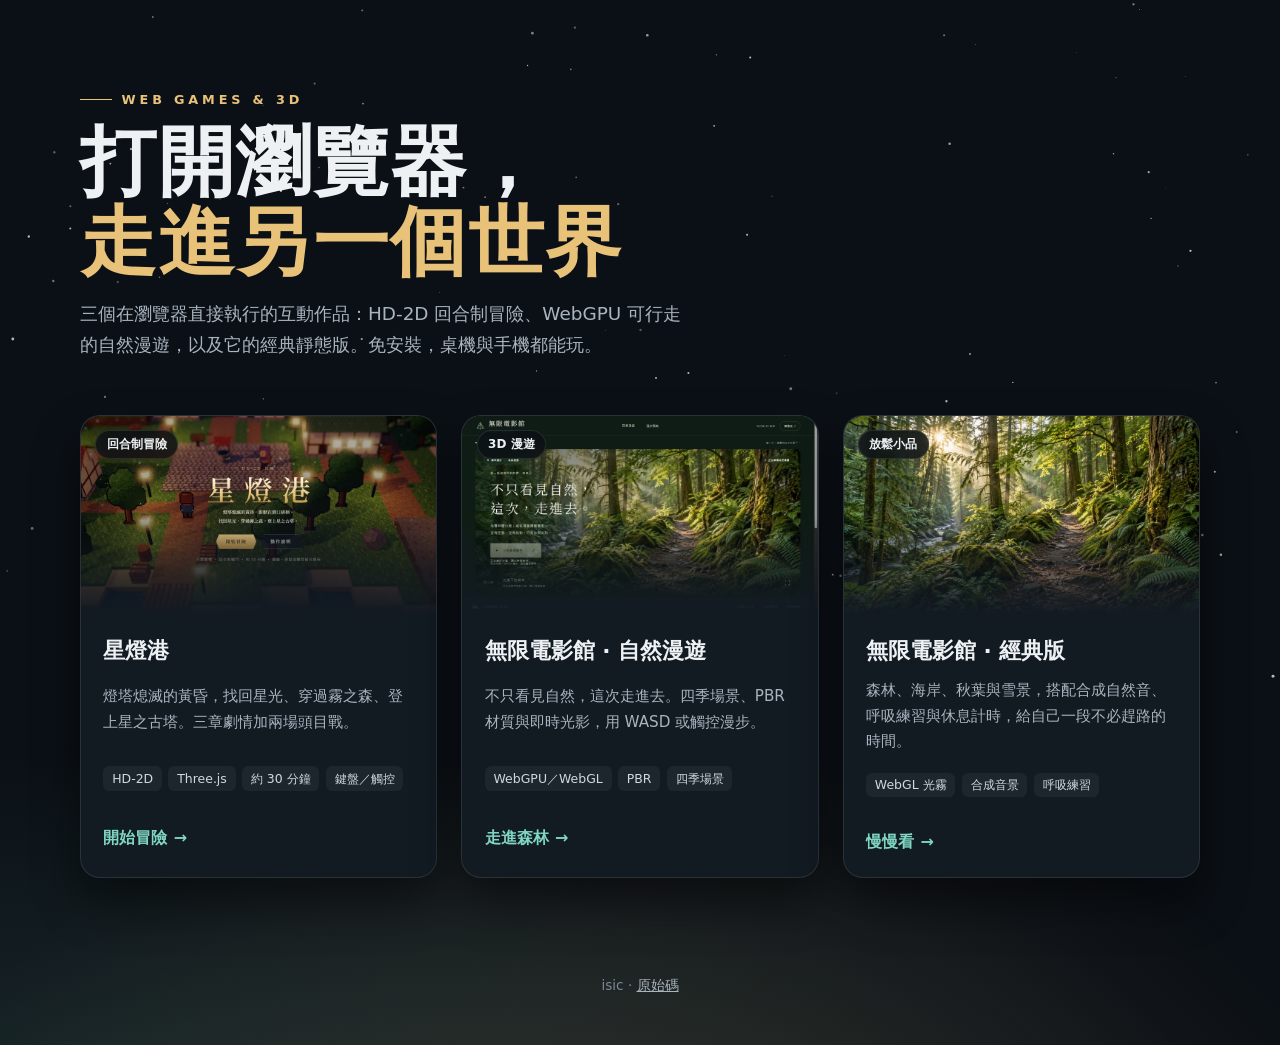
<file: index.html>
<!doctype html>
<html lang="zh-Hant">

<head>
	<meta charset="UTF-8">
	<meta name="viewport" content="width=device-width, initial-scale=1">
	<meta name="theme-color" content="#0b1016">
	<title>isic · 網頁互動作品集</title>
	<meta name="description" content="星燈港 HD-2D 回合制冒險、無限電影館可行走 3D 自然漫遊與經典版。全部在瀏覽器直接遊玩，免安裝。">
	<meta property="og:type" content="website">
	<meta property="og:title" content="isic · 網頁互動作品集">
	<meta property="og:description" content="HD-2D 冒險、WebGPU 自然漫遊，打開瀏覽器就能玩。">
	<meta property="og:image" content="https://wenbin2005.github.io/isic/assets/hd2d.jpg">
	<meta name="twitter:card" content="summary_large_image">
	<link rel="icon" href="./hd2d/favicon.svg" type="image/svg+xml">
	<style>
		:root {
			--bg: #0b1016;
			--ink: #eef1f4;
			--muted: #a9b4bf;
			--line: #ffffff1a;
			--gold: #e9c27a;
			--teal: #7fd6c2;
			--card: #121a22;
			color-scheme: dark;
		}

		* {
			box-sizing: border-box;
		}

		html {
			scroll-behavior: smooth;
		}

		body {
			margin: 0;
			min-height: 100svh;
			color: var(--ink);
			background: var(--bg);
			font-family: "Noto Sans TC", "Microsoft JhengHei", "PingFang TC", system-ui, sans-serif;
			line-height: 1.7;
		}

		#sky {
			position: fixed;
			inset: 0;
			width: 100%;
			height: 100%;
			z-index: 0;
			pointer-events: none;
		}

		.glow {
			position: fixed;
			inset: auto -20% -40% -20%;
			height: 70vh;
			z-index: 0;
			pointer-events: none;
			background: radial-gradient(ellipse at 50% 100%, #e9c27a26, transparent 60%), radial-gradient(ellipse at 20% 80%, #7fd6c21f, transparent 55%);
		}

		main {
			position: relative;
			z-index: 1;
			width: min(1120px, 100% - 2.5rem);
			margin: 0 auto;
			padding: clamp(3rem, 9vh, 6rem) 0 4rem;
		}

		.eyebrow {
			display: inline-flex;
			align-items: center;
			gap: .6rem;
			color: var(--gold);
			font-size: .8rem;
			font-weight: 700;
			letter-spacing: .3em;
		}

		.eyebrow::before {
			content: "";
			width: 2rem;
			height: 1px;
			background: currentColor;
		}

		h1 {
			margin: .75rem 0 1rem;
			font-size: clamp(2.6rem, 7vw, 4.75rem);
			line-height: 1.05;
			letter-spacing: .02em;
			font-weight: 900;
		}

		h1 span {
			color: var(--gold);
		}

		.lead {
			max-width: 38rem;
			margin: 0;
			color: var(--muted);
			font-size: clamp(1rem, 2vw, 1.15rem);
		}

		.grid {
			display: grid;
			grid-template-columns: repeat(auto-fit, minmax(min(100%, 320px), 1fr));
			gap: 1.5rem;
			margin-top: clamp(2.5rem, 6vh, 4rem);
		}

		.card {
			position: relative;
			display: flex;
			flex-direction: column;
			overflow: hidden;
			border-radius: 1.25rem;
			color: inherit;
			text-decoration: none;
			background: var(--card);
			border: 1px solid var(--line);
			box-shadow: 0 1.5rem 3rem #0007;
			transition: transform .35s cubic-bezier(.16, 1, .3, 1), border-color .35s, box-shadow .35s;
			animation: rise .7s cubic-bezier(.16, 1, .3, 1) both;
		}

		.card:nth-child(2) {
			animation-delay: .08s;
		}

		.card:nth-child(3) {
			animation-delay: .16s;
		}

		.card:hover,
		.card:focus-visible {
			transform: translateY(-6px);
			border-color: #e9c27a66;
			box-shadow: 0 2rem 4rem #000a, 0 0 0 1px #e9c27a33;
		}

		.card:focus-visible {
			outline: 3px solid var(--gold);
			outline-offset: 4px;
		}

		.shot {
			position: relative;
			aspect-ratio: 16 / 9;
			overflow: hidden;
		}

		.shot img {
			width: 100%;
			height: 100%;
			object-fit: cover;
			display: block;
			transition: transform .6s cubic-bezier(.16, 1, .3, 1);
		}

		.card:hover .shot img {
			transform: scale(1.05);
		}

		.shot::after {
			content: "";
			position: absolute;
			inset: 0;
			background: linear-gradient(180deg, transparent 50%, #121a22);
		}

		.tag {
			position: absolute;
			top: .9rem;
			left: .9rem;
			z-index: 1;
			padding: .2rem .65rem;
			border-radius: 999px;
			font-size: .75rem;
			font-weight: 700;
			background: #0b1016cc;
			border: 1px solid var(--line);
			backdrop-filter: blur(6px);
		}

		.body {
			display: grid;
			gap: .5rem;
			padding: 1.1rem 1.4rem 1.4rem;
			flex: 1;
		}

		.body h2 {
			margin: 0;
			font-size: 1.35rem;
		}

		.body p {
			margin: 0;
			color: var(--muted);
			font-size: .95rem;
		}

		.meta {
			display: flex;
			flex-wrap: wrap;
			gap: .4rem;
			margin-top: auto;
			padding-top: .6rem;
			list-style: none;
			padding-left: 0;
		}

		.meta li {
			padding: .1rem .55rem;
			border-radius: .4rem;
			background: #ffffff0d;
			color: #cfd8e0;
			font-size: .78rem;
		}

		.play {
			display: inline-flex;
			align-items: center;
			gap: .4rem;
			margin-top: .4rem;
			color: var(--teal);
			font-weight: 800;
		}

		.play::after {
			content: "→";
			transition: transform .3s;
		}

		.card:hover .play::after {
			transform: translateX(4px);
		}

		footer {
			position: relative;
			z-index: 1;
			padding: 2rem 1.25rem 3rem;
			color: #7d8894;
			text-align: center;
			font-size: .85rem;
		}

		footer a {
			color: var(--muted);
		}

		@keyframes rise {
			from {
				opacity: 0;
				transform: translateY(16px);
			}

			to {
				opacity: 1;
				transform: none;
			}
		}

		@media (prefers-reduced-motion: reduce) {
			html {
				scroll-behavior: auto;
			}

			*,
			*::before,
			*::after {
				animation: none !important;
				transition: none !important;
			}
		}
	</style>
</head>

<body>
	<canvas id="sky" aria-hidden="true"></canvas>
	<div class="glow" aria-hidden="true"></div>
	<main>
		<span class="eyebrow">WEB GAMES &amp; 3D</span>
		<h1>打開瀏覽器，<br><span>走進另一個世界</span></h1>
		<p class="lead">三個在瀏覽器直接執行的互動作品：HD-2D 回合制冒險、WebGPU 可行走的自然漫遊，以及它的經典靜態版。免安裝，桌機與手機都能玩。</p>
		<section class="grid" aria-label="作品">
			<a class="card" href="./hd2d/">
				<div class="shot"><span class="tag">回合制冒險</span><img src="./assets/hd2d.webp" width="960" height="540" alt="星燈港：黃昏港口的像素風角色與發光路燈"></div>
				<div class="body">
					<h2>星燈港</h2>
					<p>燈塔熄滅的黃昏，找回星光、穿過霧之森、登上星之古塔。三章劇情加兩場頭目戰。</p>
					<ul class="meta">
						<li>HD-2D</li>
						<li>Three.js</li>
						<li>約 30 分鐘</li>
						<li>鍵盤／觸控</li>
					</ul>
					<span class="play">開始冒險</span>
				</div>
			</a>
			<a class="card" href="./nature-v2/">
				<div class="shot"><span class="tag">3D 漫遊</span><img src="./assets/nature-v2.webp" width="960" height="540" alt="無限電影館：陽光穿過森林小徑的 3D 場景" loading="lazy"></div>
				<div class="body">
					<h2>無限電影館 · 自然漫遊</h2>
					<p>不只看見自然，這次走進去。四季場景、PBR 材質與即時光影，用 WASD 或觸控漫步。</p>
					<ul class="meta">
						<li>WebGPU／WebGL</li>
						<li>PBR</li>
						<li>四季場景</li>
					</ul>
					<span class="play">走進森林</span>
				</div>
			</a>
			<a class="card" href="./nature-v1/">
				<div class="shot"><span class="tag">放鬆小品</span><img src="./assets/nature-v1.webp" width="960" height="540" alt="無限電影館經典版：光影交錯的森林步道" loading="lazy"></div>
				<div class="body">
					<h2>無限電影館 · 經典版</h2>
					<p>森林、海岸、秋葉與雪景，搭配合成自然音、呼吸練習與休息計時，給自己一段不必趕路的時間。</p>
					<ul class="meta">
						<li>WebGL 光霧</li>
						<li>合成音景</li>
						<li>呼吸練習</li>
					</ul>
					<span class="play">慢慢看</span>
				</div>
			</a>
		</section>
	</main>
	<footer>isic · <a href="https://github.com/wenbin2005/isic">原始碼</a></footer>
	<script>
		(() => {
			const c = document.getElementById('sky'), g = c.getContext('2d');
			const still = matchMedia('(prefers-reduced-motion: reduce)').matches;
			let w, h, stars = [], raf = 0;
			const size = () => {
				const r = Math.min(devicePixelRatio || 1, 2);
				w = c.width = innerWidth * r; h = c.height = innerHeight * r;
				stars = Array.from({ length: Math.round(innerWidth * innerHeight / 9000) }, () => ({
					x: Math.random() * w, y: Math.random() * h * .8, r: (Math.random() * 1.2 + .3) * r,
					p: Math.random() * 6.28, s: Math.random() * .8 + .3
				}));
			};
			const draw = t => {
				g.clearRect(0, 0, w, h);
				for (const s of stars) {
					g.globalAlpha = still ? .7 : .35 + .45 * Math.sin(s.p + t * .001 * s.s) ** 2;
					g.fillStyle = '#f4e9cf'; g.beginPath(); g.arc(s.x, s.y, s.r, 0, 6.28); g.fill();
				}
				if (!still) raf = requestAnimationFrame(draw);
			};
			size(); draw(0);
			addEventListener('resize', () => { size(); if (still) draw(0); });
			document.addEventListener('visibilitychange', () => {
				if (still) return;
				if (document.hidden) cancelAnimationFrame(raf); else raf = requestAnimationFrame(draw);
			});
		})();
	</script>
</body>

</html>
</file>
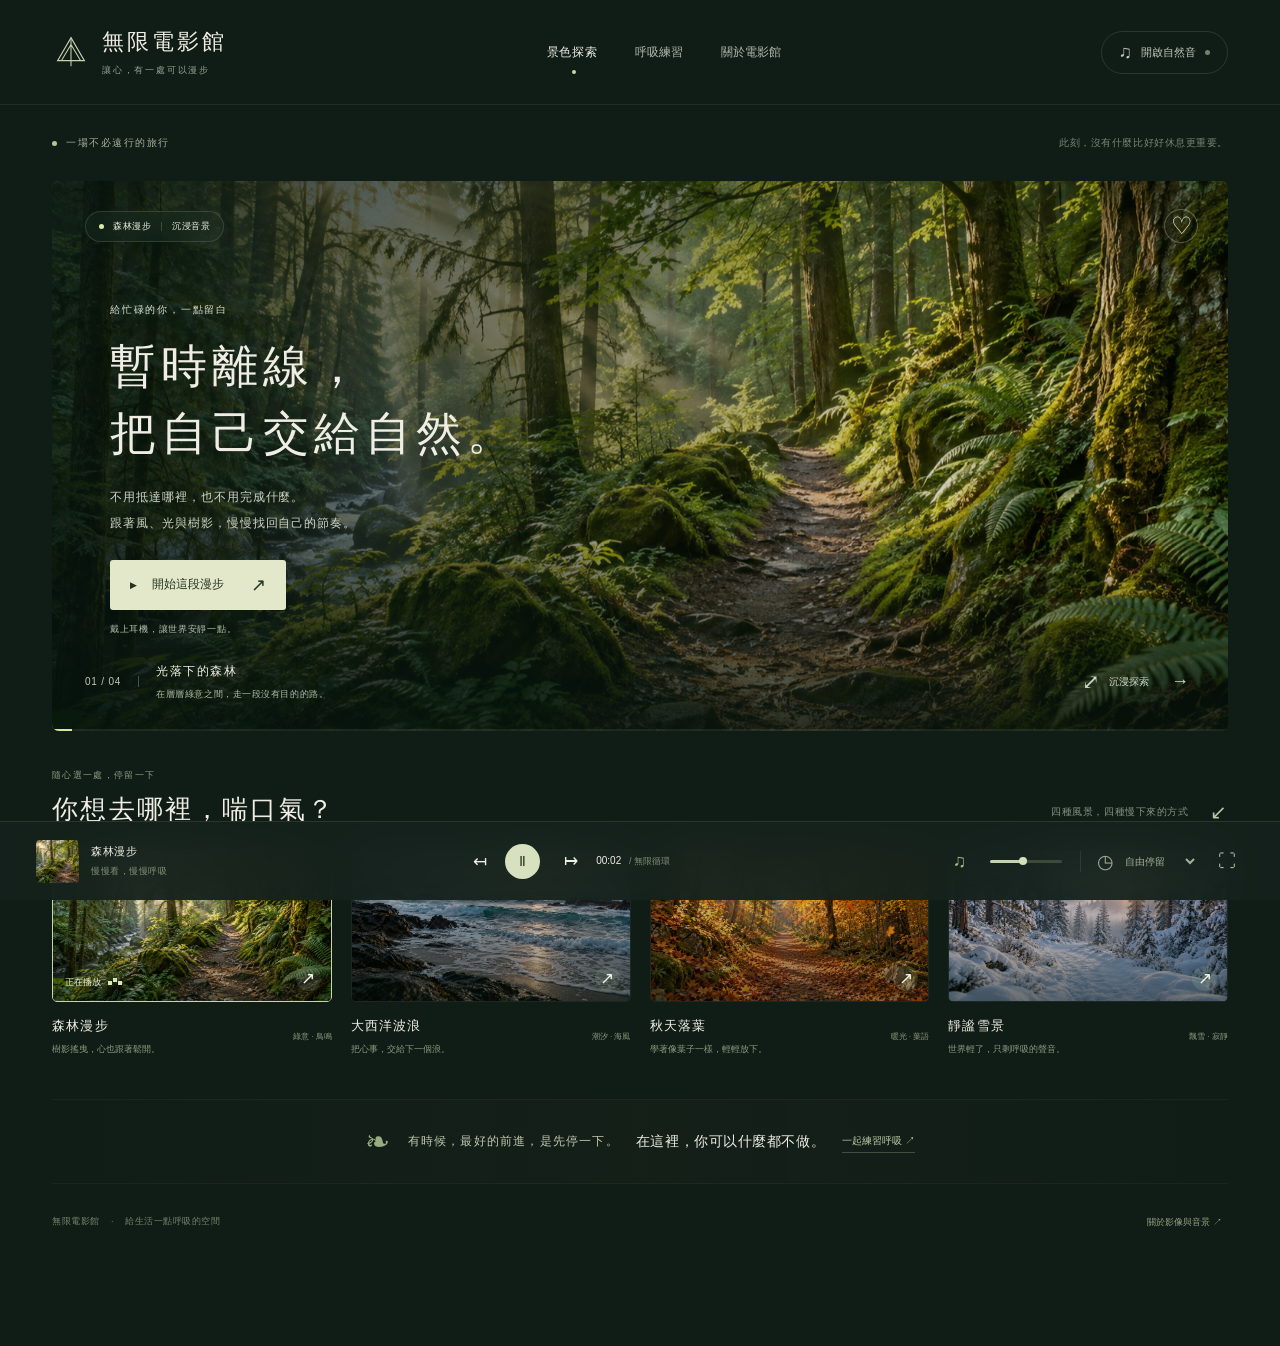
<file: classic/index.html>
<!doctype html>
<html lang="zh-Hant">
<head>
  <meta charset="UTF-8">
  <meta name="viewport" content="width=device-width, initial-scale=1">
  <meta name="theme-color" content="#101c16">
  <meta name="description" content="走進森林、海岸、秋日與雪林。無限電影館，給自己一段不必趕路的時間。">
  <title>無限電影館 · 把片刻交給自然</title>
  <link rel="icon" href="./favicon.svg" type="image/svg+xml">
  <link rel="stylesheet" href="./style.css">
</head>
<body>
  <a class="skip" href="#explore">跳至景色探索</a>
  <header class="header">
    <a class="brand" href="#" aria-label="無限電影館首頁"><svg viewBox="0 0 40 40" fill="none" aria-hidden="true"><path d="M20 5 6 29h28L20 5Z" stroke="currentColor" stroke-width="1.3"/><path d="m20 12-10 17m10-17 10 17M20 5v30M6 29h28" stroke="currentColor" stroke-width="1.1"/></svg><span>無限電影館<small>讓心，有一處可以漫步</small></span></a>
    <nav aria-label="主選單"><a href="#explore" class="nav-active">景色探索</a><button id="breath-open">呼吸練習</button><button id="about-open">關於電影館</button></nav>
    <button class="header-sound" id="header-sound" aria-pressed="false"><span class="sound-mark" aria-hidden="true">♫</span><span id="header-sound-label">開啟自然音</span><span class="sound-dot" aria-hidden="true"></span></button>
  </header>
  <main>
    <section class="intro"><div class="eyebrow"><span></span> 一場不必遠行的旅行</div><span class="intro-note">此刻，沒有什麼比好好休息更重要。</span></section>
    <section class="cinema" id="cinema" aria-label="自然景色播放器" tabindex="0">
      <div class="landscape" id="landscape"><img id="scene-image" src="./assets/forest.png" alt="陽光穿過綠色森林，照亮苔蘚與蜿蜒步道" fetchpriority="high"><canvas id="atmosphere" aria-hidden="true"></canvas><canvas id="particles" aria-hidden="true"></canvas></div>
      <div class="shade"></div>
      <div class="hero-top"><span class="scene-pill"><i></i> <span id="scene-tag">森林漫步</span> <span class="pill-divider">|</span> 沉浸音景</span><button class="icon-button" id="favorite" aria-label="收藏森林漫步" aria-pressed="false">♡</button></div>
      <div class="hero-copy"><span class="hero-kicker">給忙碌的你，一點留白</span><h1>暫時離線，<br>把自己交給自然。</h1><p>不用抵達哪裡，也不用完成什麼。<br>跟著風、光與樹影，慢慢找回自己的節奏。</p><button class="primary" id="start"><span class="play-symbol">▶</span> 開始這段漫步 <span class="arrow">↗</span></button><div class="hero-footnote">戴上耳機，讓世界安靜一點。</div></div>
      <div class="hero-bottom"><div class="scene-meta"><span class="meta-no" id="scene-number">01 / 04</span><div><strong id="scene-title">光落下的森林</strong><small id="scene-description">在層層綠意之間，走一段沒有目的的路。</small></div></div><button class="explore-hint" id="explore-mode"><span aria-hidden="true">⤢</span> 沉浸探索 <span class="hint-arrow">→</span></button></div>
      <div class="immersion-help" id="immersion-help" hidden><span>移動游標或輕拖畫面探索 · 方向鍵調整視線 · Esc 返回</span><button id="leave-immersion">返回電影館</button></div>
      <div class="immersion-controls" id="immersion-controls" hidden><button id="immersive-play" aria-label="暫停景色">Ⅱ 暫停</button><button id="immersive-sound" aria-pressed="false">♫ 開啟自然音</button><label><span class="sr-only">沉浸休息計時</span><select id="immersive-timer" aria-label="沉浸休息計時"><option value="0">自由停留</option><option value="5">休息 5 分鐘</option><option value="10">休息 10 分鐘</option><option value="20">休息 20 分鐘</option></select></label></div>
      <div class="progress"><div id="progress-fill"></div></div>
    </section>
    <section class="collection" id="explore"><div class="section-title"><div><span class="eyebrow">隨心選一處，停留一下</span><h2>你想去哪裡，喘口氣？</h2></div><span class="collection-note">四種風景，四種慢下來的方式 <span>↙</span></span></div>
      <div class="scene-grid" role="group" aria-label="選擇自然景色">
        <button class="scene-card active" data-scene="forest" aria-pressed="true"><div class="card-image"><img src="./assets/forest.png" alt="光影交錯的綠色森林步道"><span class="card-number">01</span><span class="card-state">正在播放 <i></i></span><span class="card-play">↗</span></div><div class="card-label"><div><h3>森林漫步</h3><p>樹影搖曳，心也跟著鬆開。</p></div><span class="card-duration">綠意 · 鳥鳴</span></div></button>
        <button class="scene-card" data-scene="ocean" aria-pressed="false"><div class="card-image"><img src="./assets/ocean.png" alt="大西洋海岸的藍色浪潮" loading="lazy"><span class="card-number">02</span><span class="card-state">正在播放 <i></i></span><span class="card-play">↗</span></div><div class="card-label"><div><h3>大西洋波浪</h3><p>把心事，交給下一個浪。</p></div><span class="card-duration">潮汐 · 海風</span></div></button>
        <button class="scene-card" data-scene="autumn" aria-pressed="false"><div class="card-image"><img src="./assets/autumn.png" alt="金黃色秋葉覆蓋的林間步道" loading="lazy"><span class="card-number">03</span><span class="card-state">正在播放 <i></i></span><span class="card-play">↗</span></div><div class="card-label"><div><h3>秋天落葉</h3><p>學著像葉子一樣，輕輕放下。</p></div><span class="card-duration">暖光 · 葉語</span></div></button>
        <button class="scene-card" data-scene="snow" aria-pressed="false"><div class="card-image"><img src="./assets/snow.png" alt="白雪覆蓋的寧靜松林" loading="lazy"><span class="card-number">04</span><span class="card-state">正在播放 <i></i></span><span class="card-play">↗</span></div><div class="card-label"><div><h3>靜謐雪景</h3><p>世界輕了，只剩呼吸的聲音。</p></div><span class="card-duration">飄雪 · 寂靜</span></div></button>
      </div>
    </section>
    <section class="rest-note"><span class="line-leaf" aria-hidden="true">❧</span><p>有時候，最好的前進，是先停一下。</p><span>在這裡，你可以什麼都不做。</span><button id="breath-mobile">一起練習呼吸 ↗</button></section>
  </main>
  <footer><span>無限電影館 <span class="footer-dot">·</span> 給生活一點呼吸的空間</span><button id="source-open">關於影像與音景 ↗</button></footer>
  <div class="control-bar" aria-label="播放控制"><div class="now-playing"><img id="mini-image" src="./assets/forest.png" alt=""><div><strong id="mini-title">森林漫步</strong><span id="play-status">準備好，就慢慢出發</span></div></div><div class="play-controls"><button class="icon-button" id="previous" aria-label="上一個景色">↤</button><button class="play-toggle" id="play" aria-label="暫停" aria-pressed="true">Ⅱ</button><button class="icon-button" id="next" aria-label="下一個景色">↦</button><span class="time-label" id="time">00:00 <span>/ 無限循環</span></span></div><div class="extra-controls"><button class="icon-button" id="sound" aria-label="開啟自然音" aria-pressed="false">♫</button><label class="volume-label"><span class="sr-only">音量</span><input id="volume" type="range" min="0" max="100" value="45"></label><span class="control-divider"></span><label class="timer-label"><span aria-hidden="true">◷</span><span class="sr-only">休息計時</span><select id="timer" aria-label="休息計時"><option value="0">自由停留</option><option value="5">休息 5 分鐘</option><option value="10">休息 10 分鐘</option><option value="20">休息 20 分鐘</option></select></label><button class="icon-button" id="fullscreen" aria-label="全螢幕">⛶</button></div></div>
  <dialog id="breath-dialog" aria-labelledby="breath-title"><button class="dialog-close" aria-label="關閉呼吸練習">×</button><span class="eyebrow">跟著光圈，慢慢呼吸</span><h2 id="breath-title">把注意力，帶回此刻。</h2><div class="breath-visual"><div class="breath-ring"></div><div class="breath-inner"><strong id="breath-phase">準備好了嗎？</strong><span id="breath-count">依照舒服的節奏就好</span></div></div><p>吸氣 4 秒，再緩緩吐氣 6 秒。<br>不用屏息，也不必勉強。</p><button class="primary" id="breath-start">開始呼吸練習</button></dialog>
  <dialog id="about-dialog" aria-labelledby="about-title"><button class="dialog-close" aria-label="關閉說明">×</button><span class="eyebrow">一處隨時可以回來的地方</span><h2 id="about-title">無限電影館</h2><p>森林、大西洋海岸、秋天落葉與雪景。為需要喘息，卻無法真正外出散步的時刻，留一扇通往自然的窗。</p><p>選一個景色，移動游標或輕拖畫面調整視線；也可以用方向鍵探索。聲音預設關閉，開啟後可調整音量。設定休息時間，時間到了便會暫停。</p><p class="source-note">影像為 AI 生成的自然景色，以視線移動、WebGL 光霧與粒子營造動態；音景由瀏覽器合成。這不是實地錄製的影片或 360° 全景。收藏僅儲存在這台裝置。</p></dialog>
  <div id="toast" class="toast" role="status" aria-live="polite"></div>
  <script src="./app.js"></script>
</body>
</html>
</file>
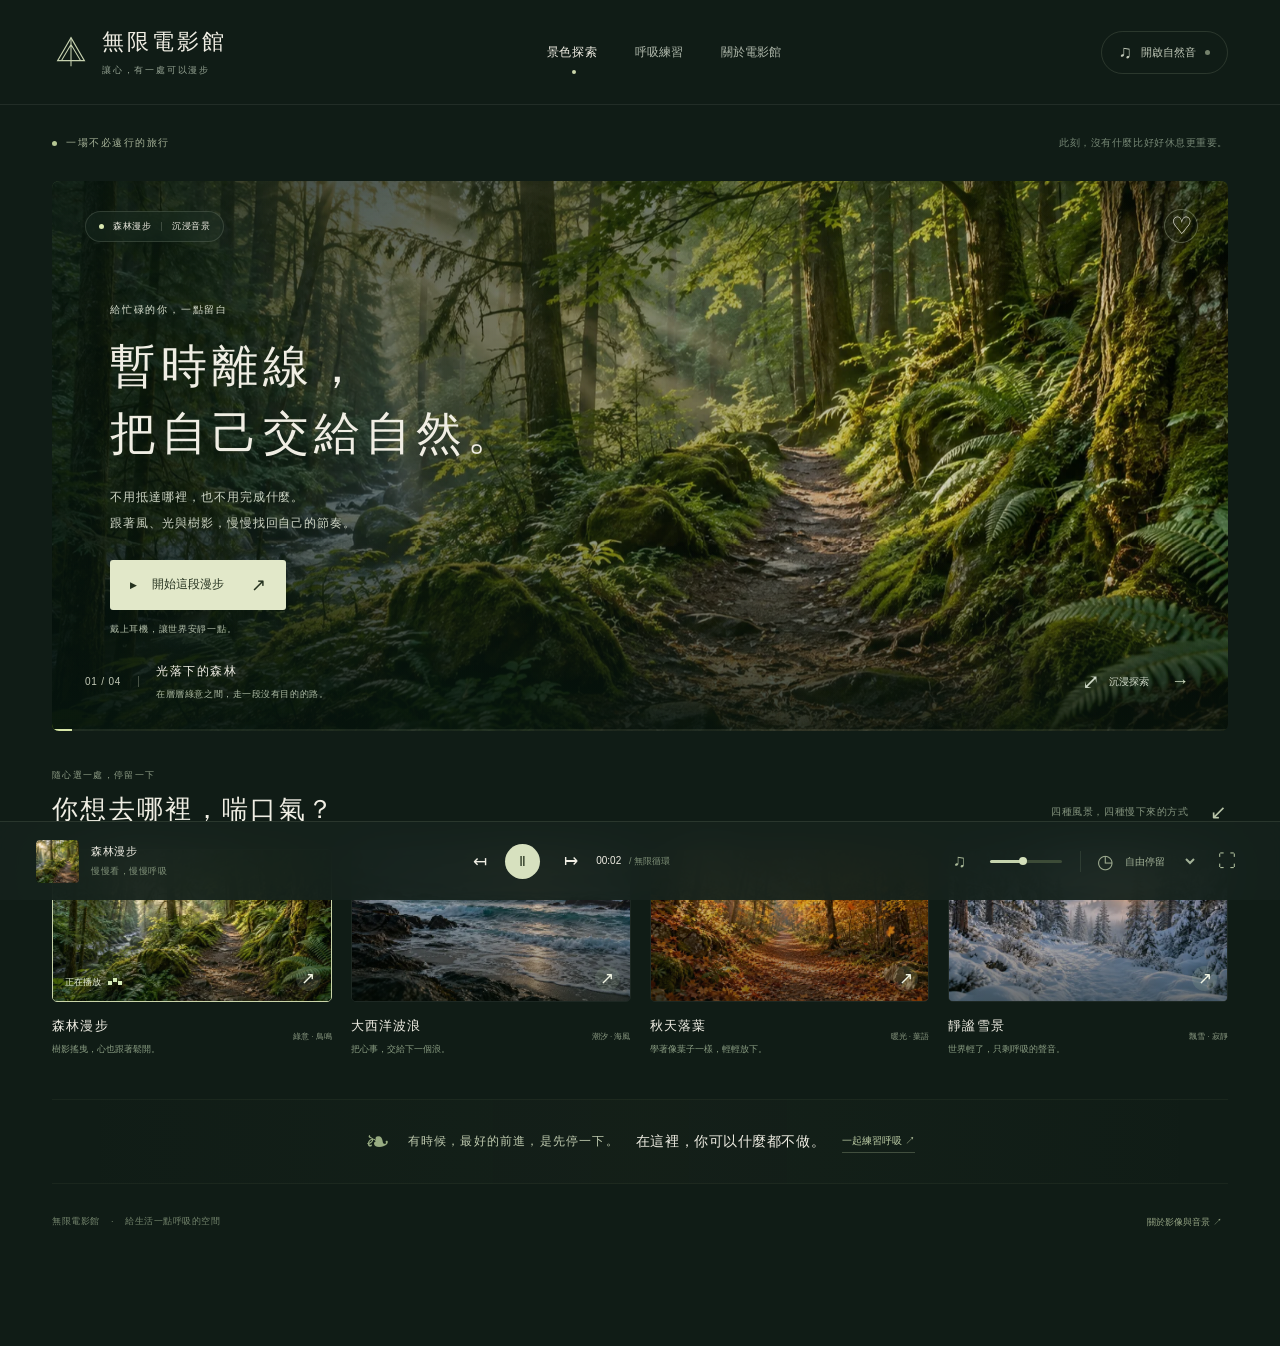
<file: nature-v1/index.html>
<!doctype html>
<html lang="zh-Hant">
<head>
  <meta charset="UTF-8">
  <meta name="viewport" content="width=device-width, initial-scale=1">
  <meta name="theme-color" content="#101c16">
  <meta name="description" content="走進森林、海岸、秋日與雪林。無限電影館，給自己一段不必趕路的時間。">
  <title>無限電影館 · 把片刻交給自然</title>
  <meta property="og:type" content="website">
  <meta property="og:title" content="無限電影館 · 把片刻交給自然">
  <meta property="og:description" content="走進森林、海岸、秋日與雪林。無限電影館，給自己一段不必趕路的時間。">
  <meta property="og:image" content="https://wenbin2005.github.io/isic/assets/nature-v1.jpg">
  <meta name="twitter:card" content="summary_large_image">
  <link rel="icon" href="./favicon.svg" type="image/svg+xml">
  <link rel="preload" as="image" href="./assets/forest.webp" type="image/webp" fetchpriority="high">
  <link rel="stylesheet" href="./style.css">
</head>
<body>
  <a class="skip" href="#explore">跳至景色探索</a>
  <header class="header">
    <a class="brand" href="#" aria-label="無限電影館首頁"><svg viewBox="0 0 40 40" fill="none" aria-hidden="true"><path d="M20 5 6 29h28L20 5Z" stroke="currentColor" stroke-width="1.3"/><path d="m20 12-10 17m10-17 10 17M20 5v30M6 29h28" stroke="currentColor" stroke-width="1.1"/></svg><span>無限電影館<small>讓心，有一處可以漫步</small></span></a>
    <nav aria-label="主選單"><a href="#explore" class="nav-active">景色探索</a><button id="breath-open">呼吸練習</button><button id="about-open">關於電影館</button></nav>
    <button class="header-sound" id="header-sound" aria-pressed="false"><span class="sound-mark" aria-hidden="true">♫</span><span id="header-sound-label">開啟自然音</span><span class="sound-dot" aria-hidden="true"></span></button>
  </header>
  <main>
    <section class="intro"><div class="eyebrow"><span></span> 一場不必遠行的旅行</div><span class="intro-note">此刻，沒有什麼比好好休息更重要。</span></section>
    <section class="cinema" id="cinema" aria-label="自然景色播放器" tabindex="0">
      <div class="landscape" id="landscape"><img id="scene-image" src="./assets/forest.webp" width="1672" height="941" alt="陽光穿過綠色森林，照亮苔蘚與蜿蜒步道" fetchpriority="high"><canvas id="atmosphere" aria-hidden="true"></canvas><canvas id="particles" aria-hidden="true"></canvas></div>
      <div class="shade"></div>
      <div class="hero-top"><span class="scene-pill"><i></i> <span id="scene-tag">森林漫步</span> <span class="pill-divider">|</span> 沉浸音景</span><button class="icon-button" id="favorite" aria-label="收藏森林漫步" aria-pressed="false">♡</button></div>
      <div class="hero-copy"><span class="hero-kicker">給忙碌的你，一點留白</span><h1>暫時離線，<br>把自己交給自然。</h1><p>不用抵達哪裡，也不用完成什麼。<br>跟著風、光與樹影，慢慢找回自己的節奏。</p><button class="primary" id="start"><span class="play-symbol">▶</span> 開始這段漫步 <span class="arrow">↗</span></button><div class="hero-footnote">戴上耳機，讓世界安靜一點。</div></div>
      <div class="hero-bottom"><div class="scene-meta"><span class="meta-no" id="scene-number">01 / 04</span><div><strong id="scene-title">光落下的森林</strong><small id="scene-description">在層層綠意之間，走一段沒有目的的路。</small></div></div><button class="explore-hint" id="explore-mode"><span aria-hidden="true">⤢</span> 沉浸探索 <span class="hint-arrow">→</span></button></div>
      <div class="immersion-help" id="immersion-help" hidden><span>移動游標或輕拖畫面探索 · 方向鍵調整視線 · Esc 返回</span><button id="leave-immersion">返回電影館</button></div>
      <div class="immersion-controls" id="immersion-controls" hidden><button id="immersive-play" aria-label="暫停景色">Ⅱ 暫停</button><button id="immersive-sound" aria-pressed="false">♫ 開啟自然音</button><label><span class="sr-only">沉浸休息計時</span><select id="immersive-timer" aria-label="沉浸休息計時"><option value="0">自由停留</option><option value="5">休息 5 分鐘</option><option value="10">休息 10 分鐘</option><option value="20">休息 20 分鐘</option></select></label></div>
      <div class="progress"><div id="progress-fill"></div></div>
    </section>
    <section class="collection" id="explore"><div class="section-title"><div><span class="eyebrow">隨心選一處，停留一下</span><h2>你想去哪裡，喘口氣？</h2></div><span class="collection-note">四種風景，四種慢下來的方式 <span>↙</span></span></div>
      <div class="scene-grid" role="group" aria-label="選擇自然景色">
        <button class="scene-card active" data-scene="forest" aria-pressed="true"><div class="card-image"><img src="./assets/forest-640.webp" width="640" height="360" decoding="async" alt="光影交錯的綠色森林步道"><span class="card-number">01</span><span class="card-state">正在播放 <i></i></span><span class="card-play">↗</span></div><div class="card-label"><div><h3>森林漫步</h3><p>樹影搖曳，心也跟著鬆開。</p></div><span class="card-duration">綠意 · 鳥鳴</span></div></button>
        <button class="scene-card" data-scene="ocean" aria-pressed="false"><div class="card-image"><img src="./assets/ocean-640.webp" width="640" height="360" decoding="async" alt="大西洋海岸的藍色浪潮" loading="lazy"><span class="card-number">02</span><span class="card-state">正在播放 <i></i></span><span class="card-play">↗</span></div><div class="card-label"><div><h3>大西洋波浪</h3><p>把心事，交給下一個浪。</p></div><span class="card-duration">潮汐 · 海風</span></div></button>
        <button class="scene-card" data-scene="autumn" aria-pressed="false"><div class="card-image"><img src="./assets/autumn-640.webp" width="640" height="360" decoding="async" alt="金黃色秋葉覆蓋的林間步道" loading="lazy"><span class="card-number">03</span><span class="card-state">正在播放 <i></i></span><span class="card-play">↗</span></div><div class="card-label"><div><h3>秋天落葉</h3><p>學著像葉子一樣，輕輕放下。</p></div><span class="card-duration">暖光 · 葉語</span></div></button>
        <button class="scene-card" data-scene="snow" aria-pressed="false"><div class="card-image"><img src="./assets/snow-640.webp" width="640" height="360" decoding="async" alt="白雪覆蓋的寧靜松林" loading="lazy"><span class="card-number">04</span><span class="card-state">正在播放 <i></i></span><span class="card-play">↗</span></div><div class="card-label"><div><h3>靜謐雪景</h3><p>世界輕了，只剩呼吸的聲音。</p></div><span class="card-duration">飄雪 · 寂靜</span></div></button>
      </div>
    </section>
    <section class="rest-note"><span class="line-leaf" aria-hidden="true">❧</span><p>有時候，最好的前進，是先停一下。</p><span>在這裡，你可以什麼都不做。</span><button id="breath-mobile">一起練習呼吸 ↗</button></section>
  </main>
  <footer><span>無限電影館 <span class="footer-dot">·</span> 給生活一點呼吸的空間</span><button id="source-open">關於影像與音景 ↗</button></footer>
  <div class="control-bar" aria-label="播放控制"><div class="now-playing"><img id="mini-image" src="./assets/forest-640.webp" alt=""><div><strong id="mini-title">森林漫步</strong><span id="play-status">準備好，就慢慢出發</span></div></div><div class="play-controls"><button class="icon-button" id="previous" aria-label="上一個景色">↤</button><button class="play-toggle" id="play" aria-label="暫停" aria-pressed="true">Ⅱ</button><button class="icon-button" id="next" aria-label="下一個景色">↦</button><span class="time-label" id="time">00:00 <span>/ 無限循環</span></span></div><div class="extra-controls"><button class="icon-button" id="sound" aria-label="開啟自然音" aria-pressed="false">♫</button><label class="volume-label"><span class="sr-only">音量</span><input id="volume" type="range" min="0" max="100" value="45"></label><span class="control-divider"></span><label class="timer-label"><span aria-hidden="true">◷</span><span class="sr-only">休息計時</span><select id="timer" aria-label="休息計時"><option value="0">自由停留</option><option value="5">休息 5 分鐘</option><option value="10">休息 10 分鐘</option><option value="20">休息 20 分鐘</option></select></label><button class="icon-button" id="fullscreen" aria-label="全螢幕">⛶</button></div></div>
  <dialog id="breath-dialog" aria-labelledby="breath-title"><button class="dialog-close" aria-label="關閉呼吸練習">×</button><span class="eyebrow">跟著光圈，慢慢呼吸</span><h2 id="breath-title">把注意力，帶回此刻。</h2><div class="breath-visual"><div class="breath-ring"></div><div class="breath-inner"><strong id="breath-phase">準備好了嗎？</strong><span id="breath-count">依照舒服的節奏就好</span></div></div><p>吸氣 4 秒，再緩緩吐氣 6 秒。<br>不用屏息，也不必勉強。</p><button class="primary" id="breath-start">開始呼吸練習</button></dialog>
  <dialog id="about-dialog" aria-labelledby="about-title"><button class="dialog-close" aria-label="關閉說明">×</button><span class="eyebrow">一處隨時可以回來的地方</span><h2 id="about-title">無限電影館</h2><p>森林、大西洋海岸、秋天落葉與雪景。為需要喘息，卻無法真正外出散步的時刻，留一扇通往自然的窗。</p><p>選一個景色，移動游標或輕拖畫面調整視線；也可以用方向鍵探索。聲音預設關閉，開啟後可調整音量。設定休息時間，時間到了便會暫停。</p><p class="source-note">影像為 AI 生成的自然景色，以視線移動、WebGL 光霧與粒子營造動態；音景由瀏覽器合成。這不是實地錄製的影片或 360° 全景。收藏僅儲存在這台裝置。</p></dialog>
  <div id="toast" class="toast" role="status" aria-live="polite"></div>
  <script src="./app.js"></script>
</body>
</html>
</file>
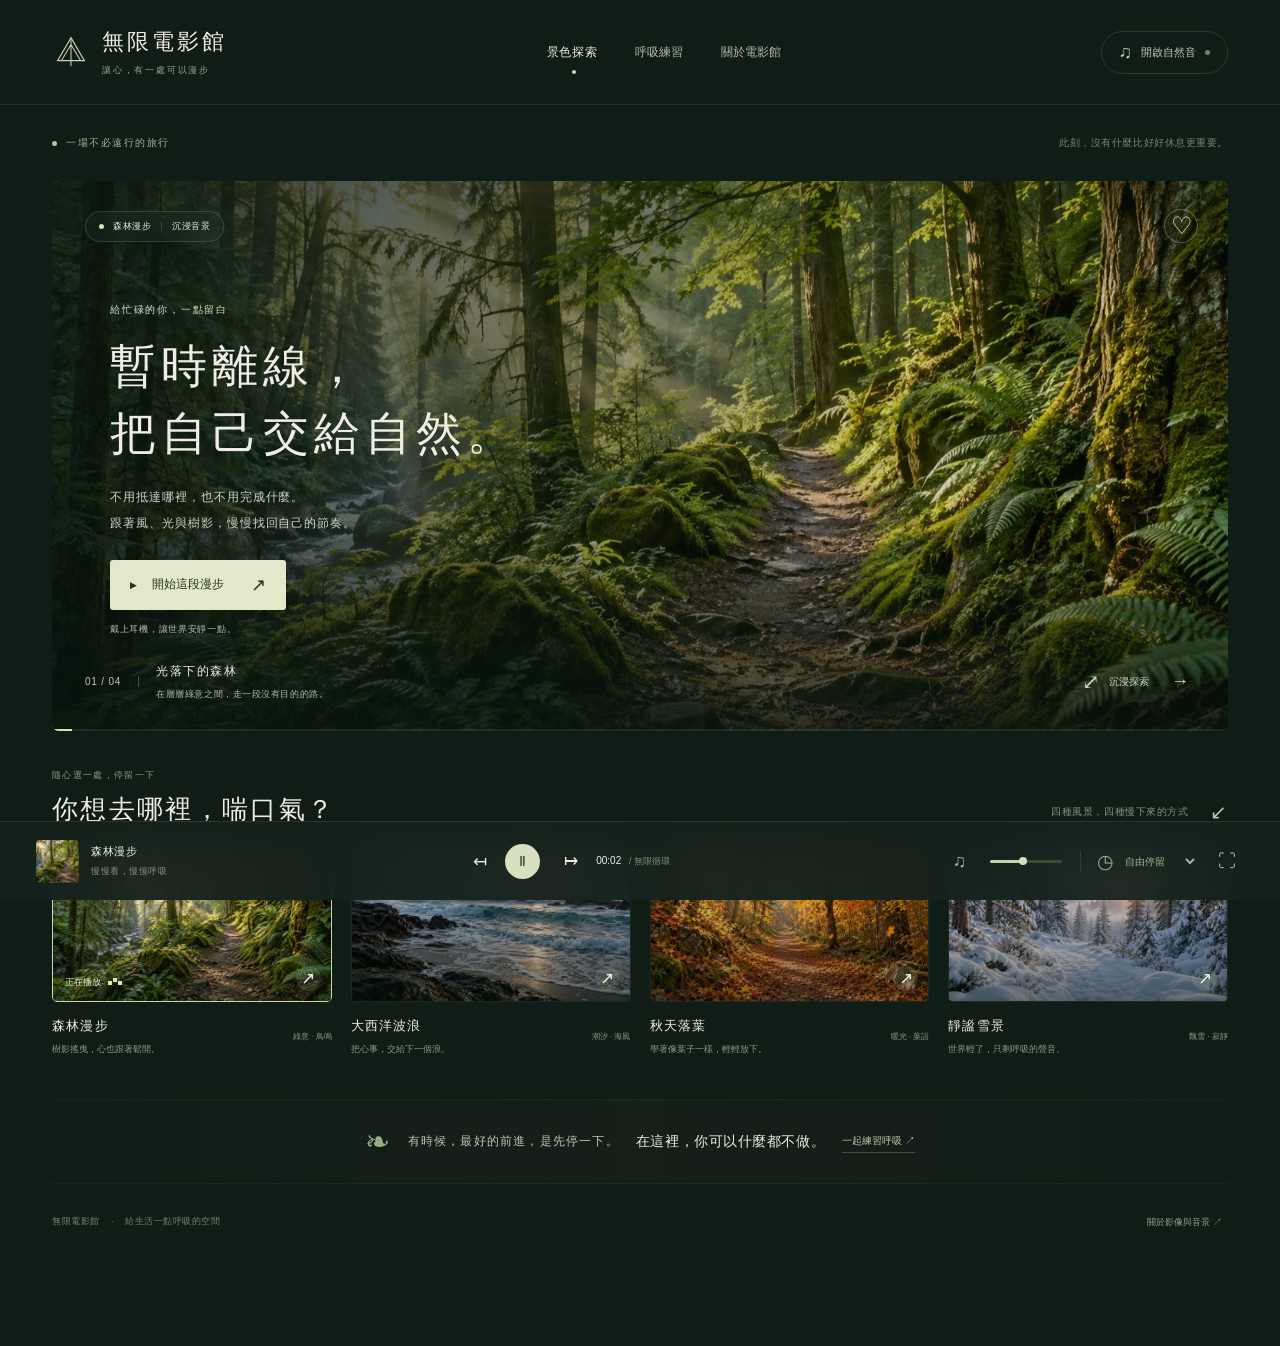
<file: nature-v2/classic/index.html>
<!doctype html>
<html lang="zh-Hant">
<head>
  <meta charset="UTF-8">
  <meta name="viewport" content="width=device-width, initial-scale=1">
  <meta name="theme-color" content="#101c16">
  <meta name="description" content="走進森林、海岸、秋日與雪林。無限電影館，給自己一段不必趕路的時間。">
  <title>無限電影館 · 把片刻交給自然</title>
  <link rel="icon" href="./favicon.svg" type="image/svg+xml">
  <link rel="preload" as="image" href="./assets/forest.webp" type="image/webp" fetchpriority="high">
  <link rel="stylesheet" href="./style.css">
</head>
<body>
  <a class="skip" href="#explore">跳至景色探索</a>
  <header class="header">
    <a class="brand" href="#" aria-label="無限電影館首頁"><svg viewBox="0 0 40 40" fill="none" aria-hidden="true"><path d="M20 5 6 29h28L20 5Z" stroke="currentColor" stroke-width="1.3"/><path d="m20 12-10 17m10-17 10 17M20 5v30M6 29h28" stroke="currentColor" stroke-width="1.1"/></svg><span>無限電影館<small>讓心，有一處可以漫步</small></span></a>
    <nav aria-label="主選單"><a href="#explore" class="nav-active">景色探索</a><button id="breath-open">呼吸練習</button><button id="about-open">關於電影館</button></nav>
    <button class="header-sound" id="header-sound" aria-pressed="false"><span class="sound-mark" aria-hidden="true">♫</span><span id="header-sound-label">開啟自然音</span><span class="sound-dot" aria-hidden="true"></span></button>
  </header>
  <main>
    <section class="intro"><div class="eyebrow"><span></span> 一場不必遠行的旅行</div><span class="intro-note">此刻，沒有什麼比好好休息更重要。</span></section>
    <section class="cinema" id="cinema" aria-label="自然景色播放器" tabindex="0">
      <div class="landscape" id="landscape"><img id="scene-image" src="./assets/forest.webp" width="1672" height="941" alt="陽光穿過綠色森林，照亮苔蘚與蜿蜒步道" fetchpriority="high"><canvas id="atmosphere" aria-hidden="true"></canvas><canvas id="particles" aria-hidden="true"></canvas></div>
      <div class="shade"></div>
      <div class="hero-top"><span class="scene-pill"><i></i> <span id="scene-tag">森林漫步</span> <span class="pill-divider">|</span> 沉浸音景</span><button class="icon-button" id="favorite" aria-label="收藏森林漫步" aria-pressed="false">♡</button></div>
      <div class="hero-copy"><span class="hero-kicker">給忙碌的你，一點留白</span><h1>暫時離線，<br>把自己交給自然。</h1><p>不用抵達哪裡，也不用完成什麼。<br>跟著風、光與樹影，慢慢找回自己的節奏。</p><button class="primary" id="start"><span class="play-symbol">▶</span> 開始這段漫步 <span class="arrow">↗</span></button><div class="hero-footnote">戴上耳機，讓世界安靜一點。</div></div>
      <div class="hero-bottom"><div class="scene-meta"><span class="meta-no" id="scene-number">01 / 04</span><div><strong id="scene-title">光落下的森林</strong><small id="scene-description">在層層綠意之間，走一段沒有目的的路。</small></div></div><button class="explore-hint" id="explore-mode"><span aria-hidden="true">⤢</span> 沉浸探索 <span class="hint-arrow">→</span></button></div>
      <div class="immersion-help" id="immersion-help" hidden><span>移動游標或輕拖畫面探索 · 方向鍵調整視線 · Esc 返回</span><button id="leave-immersion">返回電影館</button></div>
      <div class="immersion-controls" id="immersion-controls" hidden><button id="immersive-play" aria-label="暫停景色">Ⅱ 暫停</button><button id="immersive-sound" aria-pressed="false">♫ 開啟自然音</button><label><span class="sr-only">沉浸休息計時</span><select id="immersive-timer" aria-label="沉浸休息計時"><option value="0">自由停留</option><option value="5">休息 5 分鐘</option><option value="10">休息 10 分鐘</option><option value="20">休息 20 分鐘</option></select></label></div>
      <div class="progress"><div id="progress-fill"></div></div>
    </section>
    <section class="collection" id="explore"><div class="section-title"><div><span class="eyebrow">隨心選一處，停留一下</span><h2>你想去哪裡，喘口氣？</h2></div><span class="collection-note">四種風景，四種慢下來的方式 <span>↙</span></span></div>
      <div class="scene-grid" role="group" aria-label="選擇自然景色">
        <button class="scene-card active" data-scene="forest" aria-pressed="true"><div class="card-image"><img src="./assets/forest-640.webp" width="640" height="360" decoding="async" alt="光影交錯的綠色森林步道"><span class="card-number">01</span><span class="card-state">正在播放 <i></i></span><span class="card-play">↗</span></div><div class="card-label"><div><h3>森林漫步</h3><p>樹影搖曳，心也跟著鬆開。</p></div><span class="card-duration">綠意 · 鳥鳴</span></div></button>
        <button class="scene-card" data-scene="ocean" aria-pressed="false"><div class="card-image"><img src="./assets/ocean-640.webp" width="640" height="360" decoding="async" alt="大西洋海岸的藍色浪潮" loading="lazy"><span class="card-number">02</span><span class="card-state">正在播放 <i></i></span><span class="card-play">↗</span></div><div class="card-label"><div><h3>大西洋波浪</h3><p>把心事，交給下一個浪。</p></div><span class="card-duration">潮汐 · 海風</span></div></button>
        <button class="scene-card" data-scene="autumn" aria-pressed="false"><div class="card-image"><img src="./assets/autumn-640.webp" width="640" height="360" decoding="async" alt="金黃色秋葉覆蓋的林間步道" loading="lazy"><span class="card-number">03</span><span class="card-state">正在播放 <i></i></span><span class="card-play">↗</span></div><div class="card-label"><div><h3>秋天落葉</h3><p>學著像葉子一樣，輕輕放下。</p></div><span class="card-duration">暖光 · 葉語</span></div></button>
        <button class="scene-card" data-scene="snow" aria-pressed="false"><div class="card-image"><img src="./assets/snow-640.webp" width="640" height="360" decoding="async" alt="白雪覆蓋的寧靜松林" loading="lazy"><span class="card-number">04</span><span class="card-state">正在播放 <i></i></span><span class="card-play">↗</span></div><div class="card-label"><div><h3>靜謐雪景</h3><p>世界輕了，只剩呼吸的聲音。</p></div><span class="card-duration">飄雪 · 寂靜</span></div></button>
      </div>
    </section>
    <section class="rest-note"><span class="line-leaf" aria-hidden="true">❧</span><p>有時候，最好的前進，是先停一下。</p><span>在這裡，你可以什麼都不做。</span><button id="breath-mobile">一起練習呼吸 ↗</button></section>
  </main>
  <footer><span>無限電影館 <span class="footer-dot">·</span> 給生活一點呼吸的空間</span><button id="source-open">關於影像與音景 ↗</button></footer>
  <div class="control-bar" aria-label="播放控制"><div class="now-playing"><img id="mini-image" src="./assets/forest-640.webp" alt=""><div><strong id="mini-title">森林漫步</strong><span id="play-status">準備好，就慢慢出發</span></div></div><div class="play-controls"><button class="icon-button" id="previous" aria-label="上一個景色">↤</button><button class="play-toggle" id="play" aria-label="暫停" aria-pressed="true">Ⅱ</button><button class="icon-button" id="next" aria-label="下一個景色">↦</button><span class="time-label" id="time">00:00 <span>/ 無限循環</span></span></div><div class="extra-controls"><button class="icon-button" id="sound" aria-label="開啟自然音" aria-pressed="false">♫</button><label class="volume-label"><span class="sr-only">音量</span><input id="volume" type="range" min="0" max="100" value="45"></label><span class="control-divider"></span><label class="timer-label"><span aria-hidden="true">◷</span><span class="sr-only">休息計時</span><select id="timer" aria-label="休息計時"><option value="0">自由停留</option><option value="5">休息 5 分鐘</option><option value="10">休息 10 分鐘</option><option value="20">休息 20 分鐘</option></select></label><button class="icon-button" id="fullscreen" aria-label="全螢幕">⛶</button></div></div>
  <dialog id="breath-dialog" aria-labelledby="breath-title"><button class="dialog-close" aria-label="關閉呼吸練習">×</button><span class="eyebrow">跟著光圈，慢慢呼吸</span><h2 id="breath-title">把注意力，帶回此刻。</h2><div class="breath-visual"><div class="breath-ring"></div><div class="breath-inner"><strong id="breath-phase">準備好了嗎？</strong><span id="breath-count">依照舒服的節奏就好</span></div></div><p>吸氣 4 秒，再緩緩吐氣 6 秒。<br>不用屏息，也不必勉強。</p><button class="primary" id="breath-start">開始呼吸練習</button></dialog>
  <dialog id="about-dialog" aria-labelledby="about-title"><button class="dialog-close" aria-label="關閉說明">×</button><span class="eyebrow">一處隨時可以回來的地方</span><h2 id="about-title">無限電影館</h2><p>森林、大西洋海岸、秋天落葉與雪景。為需要喘息，卻無法真正外出散步的時刻，留一扇通往自然的窗。</p><p>選一個景色，移動游標或輕拖畫面調整視線；也可以用方向鍵探索。聲音預設關閉，開啟後可調整音量。設定休息時間，時間到了便會暫停。</p><p class="source-note">影像為 AI 生成的自然景色，以視線移動、WebGL 光霧與粒子營造動態；音景由瀏覽器合成。這不是實地錄製的影片或 360° 全景。收藏僅儲存在這台裝置。</p></dialog>
  <div id="toast" class="toast" role="status" aria-live="polite"></div>
  <script src="./app.js"></script>
</body>
</html>
</file>
<file: classic/style.css>
@font-face{font-family:SerifLocal;src:local("Noto Serif TC"),local("PMingLiU");font-display:swap}
:root{color-scheme:dark;--bg:#101c16;--panel:#17241c;--text:#f0eee4;--muted:#95a393;--accent:#cad5aa;--line:#ffffff13}
*{box-sizing:border-box}html{scroll-behavior:smooth;scroll-padding-top:25px}body{margin:0;background:var(--bg);color:var(--text);font-family:"Microsoft JhengHei","PingFang TC",sans-serif;font-size:14px;letter-spacing:.04em}button,a,input,select{-webkit-tap-highlight-color:transparent}button{font:inherit;color:inherit;cursor:pointer;border:0;background:none}a{color:inherit;text-decoration:none}button:focus-visible,a:focus-visible,select:focus-visible,input:focus-visible,.cinema:focus-visible{outline:2px solid var(--accent);outline-offset:5px}button{transition:background .2s,color .2s,transform .2s}button:disabled{opacity:.5;cursor:wait}.header{height:105px;display:flex;align-items:center;justify-content:space-between;max-width:1440px;margin:auto;padding:0 52px;border-bottom:1px solid var(--line)}.brand{display:flex;gap:12px;align-items:center}.brand svg{width:38px;height:38px;color:#c7d2b0}.brand>span{font-family:SerifLocal,"Noto Serif TC",serif;font-size:22px;letter-spacing:.14em}.brand small{display:block;font-family:"Microsoft JhengHei",sans-serif;font-size:9px;letter-spacing:.2em;color:var(--muted);margin-top:7px}nav{display:flex;gap:38px;align-items:center;font-size:12px;color:#b0b9ac}nav a,nav button{position:relative;padding:16px 0}nav .nav-active{color:var(--text)}nav .nav-active:after{content:"";position:absolute;bottom:3px;width:4px;height:4px;background:var(--accent);border-radius:50%;left:50%}.header-sound{border:1px solid #8794793b;padding:10px 17px;border-radius:30px;font-size:11px;color:#c1c9b9;display:flex;align-items:center;gap:9px}.sound-mark{font-size:18px}.sound-dot{width:5px;height:5px;border-radius:50%;background:#75826c}.header-sound[aria-pressed=true] .sound-dot{background:#c8dfa6;box-shadow:0 0 8px #a3ce63}main,footer{max-width:1440px;margin:0 auto;padding:0 52px}.intro{display:flex;justify-content:space-between;align-items:center;height:76px}.eyebrow{font-size:10px;letter-spacing:.15em;color:#a6b298;display:flex;align-items:center;gap:9px}.eyebrow>span{width:5px;height:5px;border-radius:50%;background:#b6c794}.intro-note{color:#758674;font-size:10px}.cinema{height:550px;min-height:460px;position:relative;overflow:hidden;border-radius:7px;background:#263b26;isolation:isolate}.landscape,.shade,.landscape img,.landscape canvas{position:absolute;inset:0;width:100%;height:100%}.landscape{overflow:hidden}.landscape img{object-fit:cover;object-position:center;transform:scale(1.09) translate(var(--pan-x,0px),var(--pan-y,0px));will-change:transform;animation:wandering 48s ease-in-out infinite alternate}.landscape img.changed{animation:reveal .9s ease-out,wandering 48s ease-in-out infinite alternate}.shade{background:linear-gradient(90deg,#06140eca 0%,#07170e83 38%,#0c1c0825 72%),linear-gradient(0deg,#07130dd1 0%,transparent 35%,transparent 75%,#08180b45 100%);pointer-events:none}.hero-top{position:absolute;top:28px;left:33px;right:30px;display:flex;justify-content:space-between;align-items:center}.scene-pill{padding:8px 13px;background:#1d332959;backdrop-filter:blur(12px);border:1px solid #e4ead225;border-radius:24px;display:flex;gap:9px;align-items:center;font-size:9px}.scene-pill i{width:5px;height:5px;background:#d9e8b1;border-radius:50%}.pill-divider{color:#dde3ce4a}.icon-button{width:34px;height:34px;font-size:21px;border-radius:50%;display:grid;place-items:center}.icon-button:hover{background:#ffffff14}.hero-top>.icon-button{border:1px solid #d7e0c34d;background:#16281726;width:34px;height:34px;font-size:24px}.hero-copy{position:absolute;left:58px;top:119px}.hero-kicker{font-size:10px;color:#dae0cf;letter-spacing:.18em}h1{font-family:SerifLocal,"Noto Serif TC","PMingLiU",serif;font-size:46px;font-weight:400;line-height:1.45;letter-spacing:.11em;margin:17px 0 18px;text-shadow:0 2px 20px #05201233}.hero-copy p{font-size:12px;color:#cfD6c6;line-height:2.15;margin:0 0 23px;letter-spacing:.08em}.primary{background:#e2e8c9;color:#25321f;border-radius:3px;padding:14px 20px;font-size:12px;display:inline-flex;align-items:center;gap:15px}.primary:hover{background:#f0f2df;transform:translateY(-2px)}.play-symbol{font-size:9px}.arrow{margin-left:12px;font-size:18px}.hero-footnote{font-size:9px;color:#b5c1ac;margin-top:13px;letter-spacing:.08em}.hero-bottom{position:absolute;bottom:30px;left:33px;right:33px;display:flex;justify-content:space-between;align-items:center}.scene-meta{display:flex;gap:17px;align-items:center}.meta-no{font-size:10px;color:#c2c9b6;letter-spacing:.08em;border-right:1px solid #d5dbc14d;padding-right:17px}.scene-meta strong{font-size:12px;font-weight:400;letter-spacing:.13em}.scene-meta small{display:block;font-size:9px;color:#afbda6;margin-top:8px}.explore-hint{display:flex;align-items:center;gap:9px;font-size:10px;color:#d2dbca}.explore-hint>span:first-child{font-size:21px}.hint-arrow{padding-left:13px;color:#cfdbc1;font-size:18px}.progress{position:absolute;bottom:0;left:0;right:0;height:2px;background:#f4f4c517}#progress-fill{height:100%;background:#d7e6a8;width:0}.collection{padding-top:38px}.section-title{display:flex;justify-content:space-between;align-items:end;margin-bottom:22px}.section-title .eyebrow{font-size:9px;color:#8c9b84}h2{font-family:SerifLocal,"Noto Serif TC","PMingLiU",serif;font-size:26px;letter-spacing:.09em;font-weight:400;margin:10px 0 0}.collection-note{font-size:10px;color:#85957f;display:flex;align-items:center;gap:22px;padding-bottom:3px}.collection-note span{color:#b9c5a9;font-size:20px}.scene-grid{display:grid;grid-template-columns:repeat(4,1fr);gap:19px}.scene-card{text-align:left;padding:0;min-width:0;border-radius:5px}.card-image{height:153px;position:relative;overflow:hidden;border-radius:5px;border:1px solid #ffffff0e}.card-image:after{content:"";position:absolute;inset:0;background:linear-gradient(0deg,#06150a66,transparent 60%)}.card-image img{height:100%;width:100%;object-fit:cover;transition:transform .7s,filter .4s;filter:brightness(.85)}.scene-card:hover img{transform:scale(1.05);filter:brightness(1)}.scene-card.active .card-image{border-color:#cad5aa}.scene-card.active img{filter:brightness(1)}.card-number{position:absolute;top:11px;left:12px;font-size:9px;z-index:1;color:#f2efdeba}.card-state{display:none;position:absolute;bottom:12px;left:12px;color:#e6efd6;font-size:9px;z-index:1;gap:7px;align-items:center}.active .card-state{display:flex}.card-state i{width:4px;height:4px;box-shadow:5px -3px 0 #d5eab7,10px 0 0 #d5eab7;background:#d5eab7}.card-play{position:absolute;right:10px;bottom:10px;z-index:1;width:25px;height:25px;display:grid;place-items:center;border-radius:50%;background:#b9d6b225;color:#f2f6e5;font-size:17px}.card-label{display:flex;justify-content:space-between;gap:4px;align-items:center;padding-top:15px}.card-label h3{font-weight:400;font-size:13px;letter-spacing:.09em;margin:0 0 7px}.card-label p{color:#889b81;font-size:9px;margin:0;line-height:1.6}.card-duration{font-size:8px;color:#8c9b83;white-space:nowrap}.rest-note{display:flex;align-items:center;justify-content:center;gap:17px;margin:43px 0 31px;padding:24px 0;background:linear-gradient(90deg,transparent,#a1b47a06,transparent);border-top:1px solid #a8b78610;border-bottom:1px solid #a8b78610}.line-leaf{font-size:30px;color:#98ac82}.rest-note p{font-size:12px;color:#bec9ae;margin:0;letter-spacing:.1em}.rest-note>span:last-child{font-size:9px;color:#7f9077;border-left:1px solid #99a78938;padding-left:17px}footer{display:flex;justify-content:space-between;color:#74856d;font-size:9px;padding-bottom:116px}.footer-dot{margin:0 8px}footer button{font-size:9px;color:#94a383}.control-bar{position:fixed;z-index:10;bottom:0;width:100%;height:79px;background:#15221cef;backdrop-filter:blur(24px);border-top:1px solid #c3d7ae1f;display:flex;align-items:center;justify-content:space-between;padding:0 max(36px,calc((100vw - 1336px)/2));gap:20px}.now-playing{display:flex;align-items:center;gap:12px;min-width:200px}.now-playing img{width:43px;height:43px;border-radius:4px;object-fit:cover}.now-playing strong{font-size:11px;display:block;font-weight:400}.now-playing span{display:block;font-size:9px;color:#819279;margin-top:6px}.play-controls{display:flex;gap:18px;align-items:center}.play-toggle{width:35px;height:35px;background:#d7e1bf;border-radius:50%;color:#2b3924;font-size:14px;display:grid;place-items:center}.play-toggle:hover{background:#f0f3df}.play-controls>.icon-button{font-size:17px;width:20px}.time-label{font-size:10px;font-variant-numeric:tabular-nums;min-width:115px;letter-spacing:0}.time-label span{color:#7d8e76;margin-left:5px;font-size:9px}.extra-controls{display:flex;align-items:center;gap:12px}.extra-controls>.icon-button{font-size:18px;color:#aaba99}.volume-label{display:flex}.volume-label input{appearance:none;width:72px;height:3px;border-radius:3px;background:linear-gradient(90deg,#c5d3ad 45%,#3c4b37 45%);cursor:pointer}.volume-label input::-webkit-slider-thumb{appearance:none;width:8px;height:8px;background:#d4e0bb;border-radius:50%}.volume-label input::-moz-range-thumb{width:8px;height:8px;background:#d4e0bb;border:0;border-radius:50%}.control-divider{width:1px;height:21px;background:#9bb58a26;margin:0 4px}.timer-label{display:flex;align-items:center;gap:6px;color:#9fac91}.timer-label>span{font-size:19px}.timer-label select{border:0;background:transparent;color:#a3b298;font:inherit;font-size:10px;padding:5px 0;cursor:pointer}.timer-label option{background:#15221c}.toast{position:fixed;bottom:95px;left:50%;transform:translate(-50%,10px);padding:12px 22px;background:#e2e8d0;color:#213019;font-size:12px;box-shadow:0 8px 40px #0004;border-radius:6px;z-index:40;opacity:0;pointer-events:none;transition:.25s;max-width:90vw}.toast.visible{opacity:1;transform:translate(-50%,0)}dialog{background:#17271c;color:var(--text);border:1px solid #bdcba736;border-radius:12px;padding:45px;text-align:center;width:440px;max-width:calc(100vw - 30px);box-shadow:0 15px 100px #0006}dialog::backdrop{background:#05100bc4;backdrop-filter:blur(8px)}dialog .eyebrow{justify-content:center}dialog h2{font-size:25px;margin:17px 0 20px}dialog p{font-size:12px;color:#aabca0;line-height:2}.dialog-close{position:absolute;right:15px;top:10px;font-size:25px;color:#aab897;width:34px;height:34px}.breath-visual{height:210px;display:grid;place-items:center;position:relative}.breath-ring{width:155px;height:155px;border-radius:50%;border:1px solid #a7c77988;background:radial-gradient(circle,#a2bc722a,transparent 70%);box-shadow:0 0 40px #9bc16e16}.breath-visual.running .breath-ring{animation:breathe 10s ease-in-out infinite}.breath-inner{position:absolute;display:flex;flex-direction:column;gap:12px}.breath-inner strong{font-family:SerifLocal,serif;font-weight:400;font-size:21px}.breath-inner span{color:#92ab82;font-size:10px}.source-note{border-top:1px solid #aabb9a22;padding-top:16px;font-size:11px!important}#about-dialog p{text-align:left}.sr-only{position:absolute;width:1px;height:1px;margin:-1px;clip:rect(0,0,0,0);overflow:hidden}.skip{position:fixed;left:20px;top:-80px;z-index:100;background:var(--accent);color:#15221c;padding:15px}.skip:focus{top:15px}.immersion-help{position:absolute;z-index:2;top:25px;left:25px;right:25px;font-size:11px;color:#eef3e3;display:flex;justify-content:space-between;gap:10px}.immersion-help[hidden]{display:none}.immersion-help button{border:1px solid #eeeecc66;padding:8px 12px;border-radius:20px;white-space:nowrap}.cinema.immersive{position:fixed;z-index:15;inset:0;height:100dvh;min-height:0;border-radius:0}.immersive .hero-copy,.immersive .hero-top{display:none}.immersive .shade{background:linear-gradient(0deg,#07130d9c,transparent 25%)}.immersive .hero-bottom{bottom:35px}.paused .landscape img,.paused .breath-ring{animation-play-state:paused}body:has(.immersive){overflow:hidden}.landscape{touch-action:pan-y}.cinema.immersive .landscape{touch-action:none}@keyframes wandering{from{scale:1;translate:-.7% -.5%}to{scale:1.065;translate:1.1% .7%}}@keyframes reveal{from{opacity:.4}to{opacity:1}}@keyframes breathe{0%,100%{transform:scale(.8)}40%{transform:scale(1.1)}}
.immersion-controls{position:absolute;bottom:97px;left:33px;right:33px;display:flex;justify-content:center;gap:12px;z-index:2}.immersion-controls[hidden]{display:none}.immersion-controls button,.immersion-controls select{background:#12251dad;color:#e1e8d2;border:1px solid #d6e6b840;border-radius:22px;padding:9px 14px;font:inherit;font-size:11px;backdrop-filter:blur(8px)}.immersion-controls select{cursor:pointer}.immersion-controls option{background:#15221c}.rest-note button{font-size:10px;color:#bccca5;border-bottom:1px solid #bccca546;padding:4px 0;white-space:nowrap}
@media(min-width:1600px){.cinema{height:600px}.hero-copy{top:142px}.card-image{height:180px}}
@media(max-width:1100px){.header,main,footer{padding-left:30px;padding-right:30px}.header nav{gap:22px}.hero-copy{left:40px}.card-duration{display:none}.control-bar{padding:0 25px;gap:10px}.play-controls{gap:12px}.now-playing{min-width:160px}.extra-controls{gap:6px}.time-label{min-width:105px}}
@media(max-width:760px){.header{height:82px;padding:0 20px}.brand svg{width:31px}.brand>span{font-size:18px}.brand small{font-size:8px}.header nav{display:none}.header-sound{font-size:9px;padding:8px 10px}.header-sound .sound-dot{display:none}main,footer{padding-left:18px;padding-right:18px}.intro{height:60px}.intro-note{display:none}.cinema{height:560px;min-height:0}.hero-top{left:21px;right:18px;top:20px}.hero-copy{left:28px;right:22px;top:124px}h1{font-size:35px;letter-spacing:.08em}.hero-copy p{font-size:11px}.hero-bottom{left:22px;right:19px;bottom:27px}.scene-meta{gap:10px}.meta-no{padding-right:10px;font-size:8px}.scene-meta small{max-width:190px;font-size:8px;line-height:1.6}.explore-hint{font-size:9px;gap:3px}.hint-arrow{display:none}.section-title{align-items:start}.collection-note{display:none}h2{font-size:23px}.scene-grid{grid-template-columns:repeat(2,1fr);gap:24px 13px}.card-image{height:135px}.card-label h3{font-size:12px}.card-label p{font-size:8px}.collection{padding-top:30px}.rest-note{gap:8px;margin-top:30px;flex-wrap:wrap;padding:20px 10px}.rest-note p{font-size:10px}.rest-note>span:last-child{width:100%;text-align:center;border:0;padding-left:0}.line-leaf{font-size:23px}footer{padding-bottom:146px;gap:15px;line-height:1.8;font-size:8px}footer button{font-size:8px;white-space:nowrap}.control-bar{height:114px;flex-wrap:wrap;padding:12px 18px;gap:6px}.now-playing{min-width:0;flex:1}.now-playing img{width:34px;height:34px}.now-playing span{font-size:8px}.play-controls{gap:13px}.time-label{display:none}.extra-controls{width:100%;justify-content:flex-end;gap:14px}.extra-controls>.icon-button{height:24px}.volume-label{margin-right:auto}.volume-label input{width:95px}.control-divider{display:none}.toast{bottom:130px;font-size:11px;white-space:normal;width:max-content}.immersion-help{font-size:9px;align-items:center}.immersive .scene-meta small{max-width:215px}.immersive .hero-bottom{bottom:30px}dialog{padding:35px 25px}}
@media(prefers-reduced-motion:reduce){html{scroll-behavior:auto}*,*:before,*:after{animation:none!important;transition:none!important}.landscape img{will-change:auto}.breath-ring{transform:none!important}}
</file>
<file: nature-v1/style.css>
@font-face{font-family:SerifLocal;src:local("Noto Serif TC"),local("PMingLiU");font-display:swap}
:root{color-scheme:dark;--bg:#101c16;--panel:#17241c;--text:#f0eee4;--muted:#95a393;--accent:#cad5aa;--line:#ffffff13}
*{box-sizing:border-box}html{scroll-behavior:smooth;scroll-padding-top:25px}body{margin:0;background:var(--bg);color:var(--text);font-family:"Microsoft JhengHei","PingFang TC",sans-serif;font-size:14px;letter-spacing:.04em}button,a,input,select{-webkit-tap-highlight-color:transparent}button{font:inherit;color:inherit;cursor:pointer;border:0;background:none}a{color:inherit;text-decoration:none}button:focus-visible,a:focus-visible,select:focus-visible,input:focus-visible,.cinema:focus-visible{outline:2px solid var(--accent);outline-offset:5px}button{transition:background .2s,color .2s,transform .2s}button:disabled{opacity:.5;cursor:wait}.header{height:105px;display:flex;align-items:center;justify-content:space-between;max-width:1440px;margin:auto;padding:0 52px;border-bottom:1px solid var(--line)}.brand{display:flex;gap:12px;align-items:center}.brand svg{width:38px;height:38px;color:#c7d2b0}.brand>span{font-family:SerifLocal,"Noto Serif TC",serif;font-size:22px;letter-spacing:.14em}.brand small{display:block;font-family:"Microsoft JhengHei",sans-serif;font-size:9px;letter-spacing:.2em;color:var(--muted);margin-top:7px}nav{display:flex;gap:38px;align-items:center;font-size:12px;color:#b0b9ac}nav a,nav button{position:relative;padding:16px 0}nav .nav-active{color:var(--text)}nav .nav-active:after{content:"";position:absolute;bottom:3px;width:4px;height:4px;background:var(--accent);border-radius:50%;left:50%}.header-sound{border:1px solid #8794793b;padding:10px 17px;border-radius:30px;font-size:11px;color:#c1c9b9;display:flex;align-items:center;gap:9px}.sound-mark{font-size:18px}.sound-dot{width:5px;height:5px;border-radius:50%;background:#75826c}.header-sound[aria-pressed=true] .sound-dot{background:#c8dfa6;box-shadow:0 0 8px #a3ce63}main,footer{max-width:1440px;margin:0 auto;padding:0 52px}.intro{display:flex;justify-content:space-between;align-items:center;height:76px}.eyebrow{font-size:10px;letter-spacing:.15em;color:#a6b298;display:flex;align-items:center;gap:9px}.eyebrow>span{width:5px;height:5px;border-radius:50%;background:#b6c794}.intro-note{color:#758674;font-size:10px}.cinema{height:550px;min-height:460px;position:relative;overflow:hidden;border-radius:7px;background:#263b26;isolation:isolate}.landscape,.shade,.landscape img,.landscape canvas{position:absolute;inset:0;width:100%;height:100%}.landscape{overflow:hidden}.landscape img{object-fit:cover;object-position:center;transform:scale(1.09) translate(var(--pan-x,0px),var(--pan-y,0px));will-change:transform;animation:wandering 48s ease-in-out infinite alternate}.landscape img.changed{animation:reveal .9s ease-out,wandering 48s ease-in-out infinite alternate}.shade{background:linear-gradient(90deg,#06140eca 0%,#07170e83 38%,#0c1c0825 72%),linear-gradient(0deg,#07130dd1 0%,transparent 35%,transparent 75%,#08180b45 100%);pointer-events:none}.hero-top{position:absolute;top:28px;left:33px;right:30px;display:flex;justify-content:space-between;align-items:center}.scene-pill{padding:8px 13px;background:#1d332959;backdrop-filter:blur(12px);border:1px solid #e4ead225;border-radius:24px;display:flex;gap:9px;align-items:center;font-size:9px}.scene-pill i{width:5px;height:5px;background:#d9e8b1;border-radius:50%}.pill-divider{color:#dde3ce4a}.icon-button{width:34px;height:34px;font-size:21px;border-radius:50%;display:grid;place-items:center}.icon-button:hover{background:#ffffff14}.hero-top>.icon-button{border:1px solid #d7e0c34d;background:#16281726;width:34px;height:34px;font-size:24px}.hero-copy{position:absolute;left:58px;top:119px}.hero-kicker{font-size:10px;color:#dae0cf;letter-spacing:.18em}h1{font-family:SerifLocal,"Noto Serif TC","PMingLiU",serif;font-size:46px;font-weight:400;line-height:1.45;letter-spacing:.11em;margin:17px 0 18px;text-shadow:0 2px 20px #05201233}.hero-copy p{font-size:12px;color:#cfD6c6;line-height:2.15;margin:0 0 23px;letter-spacing:.08em}.primary{background:#e2e8c9;color:#25321f;border-radius:3px;padding:14px 20px;font-size:12px;display:inline-flex;align-items:center;gap:15px}.primary:hover{background:#f0f2df;transform:translateY(-2px)}.play-symbol{font-size:9px}.arrow{margin-left:12px;font-size:18px}.hero-footnote{font-size:9px;color:#b5c1ac;margin-top:13px;letter-spacing:.08em}.hero-bottom{position:absolute;bottom:30px;left:33px;right:33px;display:flex;justify-content:space-between;align-items:center}.scene-meta{display:flex;gap:17px;align-items:center}.meta-no{font-size:10px;color:#c2c9b6;letter-spacing:.08em;border-right:1px solid #d5dbc14d;padding-right:17px}.scene-meta strong{font-size:12px;font-weight:400;letter-spacing:.13em}.scene-meta small{display:block;font-size:9px;color:#afbda6;margin-top:8px}.explore-hint{display:flex;align-items:center;gap:9px;font-size:10px;color:#d2dbca}.explore-hint>span:first-child{font-size:21px}.hint-arrow{padding-left:13px;color:#cfdbc1;font-size:18px}.progress{position:absolute;bottom:0;left:0;right:0;height:2px;background:#f4f4c517}#progress-fill{height:100%;background:#d7e6a8;width:0}.collection{padding-top:38px}.section-title{display:flex;justify-content:space-between;align-items:end;margin-bottom:22px}.section-title .eyebrow{font-size:9px;color:#8c9b84}h2{font-family:SerifLocal,"Noto Serif TC","PMingLiU",serif;font-size:26px;letter-spacing:.09em;font-weight:400;margin:10px 0 0}.collection-note{font-size:10px;color:#85957f;display:flex;align-items:center;gap:22px;padding-bottom:3px}.collection-note span{color:#b9c5a9;font-size:20px}.scene-grid{display:grid;grid-template-columns:repeat(4,1fr);gap:19px}.scene-card{text-align:left;padding:0;min-width:0;border-radius:5px}.card-image{height:153px;position:relative;overflow:hidden;border-radius:5px;border:1px solid #ffffff0e}.card-image:after{content:"";position:absolute;inset:0;background:linear-gradient(0deg,#06150a66,transparent 60%)}.card-image img{height:100%;width:100%;object-fit:cover;transition:transform .7s,filter .4s;filter:brightness(.85)}.scene-card:hover img{transform:scale(1.05);filter:brightness(1)}.scene-card.active .card-image{border-color:#cad5aa}.scene-card.active img{filter:brightness(1)}.card-number{position:absolute;top:11px;left:12px;font-size:9px;z-index:1;color:#f2efdeba}.card-state{display:none;position:absolute;bottom:12px;left:12px;color:#e6efd6;font-size:9px;z-index:1;gap:7px;align-items:center}.active .card-state{display:flex}.card-state i{width:4px;height:4px;box-shadow:5px -3px 0 #d5eab7,10px 0 0 #d5eab7;background:#d5eab7}.card-play{position:absolute;right:10px;bottom:10px;z-index:1;width:25px;height:25px;display:grid;place-items:center;border-radius:50%;background:#b9d6b225;color:#f2f6e5;font-size:17px}.card-label{display:flex;justify-content:space-between;gap:4px;align-items:center;padding-top:15px}.card-label h3{font-weight:400;font-size:13px;letter-spacing:.09em;margin:0 0 7px}.card-label p{color:#889b81;font-size:9px;margin:0;line-height:1.6}.card-duration{font-size:8px;color:#8c9b83;white-space:nowrap}.rest-note{display:flex;align-items:center;justify-content:center;gap:17px;margin:43px 0 31px;padding:24px 0;background:linear-gradient(90deg,transparent,#a1b47a06,transparent);border-top:1px solid #a8b78610;border-bottom:1px solid #a8b78610}.line-leaf{font-size:30px;color:#98ac82}.rest-note p{font-size:12px;color:#bec9ae;margin:0;letter-spacing:.1em}.rest-note>span:last-child{font-size:9px;color:#7f9077;border-left:1px solid #99a78938;padding-left:17px}footer{display:flex;justify-content:space-between;color:#74856d;font-size:9px;padding-bottom:116px}.footer-dot{margin:0 8px}footer button{font-size:9px;color:#94a383}.control-bar{position:fixed;z-index:10;bottom:0;width:100%;height:79px;background:#15221cef;backdrop-filter:blur(24px);border-top:1px solid #c3d7ae1f;display:flex;align-items:center;justify-content:space-between;padding:0 max(36px,calc((100vw - 1336px)/2));gap:20px}.now-playing{display:flex;align-items:center;gap:12px;min-width:200px}.now-playing img{width:43px;height:43px;border-radius:4px;object-fit:cover}.now-playing strong{font-size:11px;display:block;font-weight:400}.now-playing span{display:block;font-size:9px;color:#819279;margin-top:6px}.play-controls{display:flex;gap:18px;align-items:center}.play-toggle{width:35px;height:35px;background:#d7e1bf;border-radius:50%;color:#2b3924;font-size:14px;display:grid;place-items:center}.play-toggle:hover{background:#f0f3df}.play-controls>.icon-button{font-size:17px;width:20px}.time-label{font-size:10px;font-variant-numeric:tabular-nums;min-width:115px;letter-spacing:0}.time-label span{color:#7d8e76;margin-left:5px;font-size:9px}.extra-controls{display:flex;align-items:center;gap:12px}.extra-controls>.icon-button{font-size:18px;color:#aaba99}.volume-label{display:flex}.volume-label input{appearance:none;width:72px;height:3px;border-radius:3px;background:linear-gradient(90deg,#c5d3ad 45%,#3c4b37 45%);cursor:pointer}.volume-label input::-webkit-slider-thumb{appearance:none;width:8px;height:8px;background:#d4e0bb;border-radius:50%}.volume-label input::-moz-range-thumb{width:8px;height:8px;background:#d4e0bb;border:0;border-radius:50%}.control-divider{width:1px;height:21px;background:#9bb58a26;margin:0 4px}.timer-label{display:flex;align-items:center;gap:6px;color:#9fac91}.timer-label>span{font-size:19px}.timer-label select{border:0;background:transparent;color:#a3b298;font:inherit;font-size:10px;padding:5px 0;cursor:pointer}.timer-label option{background:#15221c}.toast{position:fixed;bottom:95px;left:50%;transform:translate(-50%,10px);padding:12px 22px;background:#e2e8d0;color:#213019;font-size:12px;box-shadow:0 8px 40px #0004;border-radius:6px;z-index:40;opacity:0;pointer-events:none;transition:.25s;max-width:90vw}.toast.visible{opacity:1;transform:translate(-50%,0)}dialog{background:#17271c;color:var(--text);border:1px solid #bdcba736;border-radius:12px;padding:45px;text-align:center;width:440px;max-width:calc(100vw - 30px);box-shadow:0 15px 100px #0006}dialog::backdrop{background:#05100bc4;backdrop-filter:blur(8px)}dialog .eyebrow{justify-content:center}dialog h2{font-size:25px;margin:17px 0 20px}dialog p{font-size:12px;color:#aabca0;line-height:2}.dialog-close{position:absolute;right:15px;top:10px;font-size:25px;color:#aab897;width:34px;height:34px}.breath-visual{height:210px;display:grid;place-items:center;position:relative}.breath-ring{width:155px;height:155px;border-radius:50%;border:1px solid #a7c77988;background:radial-gradient(circle,#a2bc722a,transparent 70%);box-shadow:0 0 40px #9bc16e16}.breath-visual.running .breath-ring{animation:breathe 10s ease-in-out infinite}.breath-inner{position:absolute;display:flex;flex-direction:column;gap:12px}.breath-inner strong{font-family:SerifLocal,serif;font-weight:400;font-size:21px}.breath-inner span{color:#92ab82;font-size:10px}.source-note{border-top:1px solid #aabb9a22;padding-top:16px;font-size:11px!important}#about-dialog p{text-align:left}.sr-only{position:absolute;width:1px;height:1px;margin:-1px;clip:rect(0,0,0,0);overflow:hidden}.skip{position:fixed;left:20px;top:-80px;z-index:100;background:var(--accent);color:#15221c;padding:15px}.skip:focus{top:15px}.immersion-help{position:absolute;z-index:2;top:25px;left:25px;right:25px;font-size:11px;color:#eef3e3;display:flex;justify-content:space-between;gap:10px}.immersion-help[hidden]{display:none}.immersion-help button{border:1px solid #eeeecc66;padding:8px 12px;border-radius:20px;white-space:nowrap}.cinema.immersive{position:fixed;z-index:15;inset:0;height:100dvh;min-height:0;border-radius:0}.immersive .hero-copy,.immersive .hero-top{display:none}.immersive .shade{background:linear-gradient(0deg,#07130d9c,transparent 25%)}.immersive .hero-bottom{bottom:35px}.paused .landscape img,.paused .breath-ring{animation-play-state:paused}body:has(.immersive){overflow:hidden}.landscape{touch-action:pan-y}.cinema.immersive .landscape{touch-action:none}@keyframes wandering{from{scale:1;translate:-.7% -.5%}to{scale:1.065;translate:1.1% .7%}}@keyframes reveal{from{opacity:.4}to{opacity:1}}@keyframes breathe{0%,100%{transform:scale(.8)}40%{transform:scale(1.1)}}
.immersion-controls{position:absolute;bottom:97px;left:33px;right:33px;display:flex;justify-content:center;gap:12px;z-index:2}.immersion-controls[hidden]{display:none}.immersion-controls button,.immersion-controls select{background:#12251dad;color:#e1e8d2;border:1px solid #d6e6b840;border-radius:22px;padding:9px 14px;font:inherit;font-size:11px;backdrop-filter:blur(8px)}.immersion-controls select{cursor:pointer}.immersion-controls option{background:#15221c}.rest-note button{font-size:10px;color:#bccca5;border-bottom:1px solid #bccca546;padding:4px 0;white-space:nowrap}
@media(min-width:1600px){.cinema{height:600px}.hero-copy{top:142px}.card-image{height:180px}}
@media(max-width:1100px){.header,main,footer{padding-left:30px;padding-right:30px}.header nav{gap:22px}.hero-copy{left:40px}.card-duration{display:none}.control-bar{padding:0 25px;gap:10px}.play-controls{gap:12px}.now-playing{min-width:160px}.extra-controls{gap:6px}.time-label{min-width:105px}}
@media(max-width:760px){.header{height:82px;padding:0 20px}.brand svg{width:31px}.brand>span{font-size:18px}.brand small{font-size:8px}.header nav{display:none}.header-sound{font-size:9px;padding:8px 10px}.header-sound .sound-dot{display:none}main,footer{padding-left:18px;padding-right:18px}.intro{height:60px}.intro-note{display:none}.cinema{height:560px;min-height:0}.hero-top{left:21px;right:18px;top:20px}.hero-copy{left:28px;right:22px;top:124px}h1{font-size:35px;letter-spacing:.08em}.hero-copy p{font-size:11px}.hero-bottom{left:22px;right:19px;bottom:27px}.scene-meta{gap:10px}.meta-no{padding-right:10px;font-size:8px}.scene-meta small{max-width:190px;font-size:8px;line-height:1.6}.explore-hint{font-size:9px;gap:3px}.hint-arrow{display:none}.section-title{align-items:start}.collection-note{display:none}h2{font-size:23px}.scene-grid{grid-template-columns:repeat(2,1fr);gap:24px 13px}.card-image{height:135px}.card-label h3{font-size:12px}.card-label p{font-size:8px}.collection{padding-top:30px}.rest-note{gap:8px;margin-top:30px;flex-wrap:wrap;padding:20px 10px}.rest-note p{font-size:10px}.rest-note>span:last-child{width:100%;text-align:center;border:0;padding-left:0}.line-leaf{font-size:23px}footer{padding-bottom:146px;gap:15px;line-height:1.8;font-size:8px}footer button{font-size:8px;white-space:nowrap}.control-bar{height:114px;flex-wrap:wrap;padding:12px 18px;gap:6px}.now-playing{min-width:0;flex:1}.now-playing img{width:34px;height:34px}.now-playing span{font-size:8px}.play-controls{gap:13px}.time-label{display:none}.extra-controls{width:100%;justify-content:flex-end;gap:14px}.extra-controls>.icon-button{height:24px}.volume-label{margin-right:auto}.volume-label input{width:95px}.control-divider{display:none}.toast{bottom:130px;font-size:11px;white-space:normal;width:max-content}.immersion-help{font-size:9px;align-items:center}.immersive .scene-meta small{max-width:215px}.immersive .hero-bottom{bottom:30px}dialog{padding:35px 25px}}
@media(prefers-reduced-motion:reduce){html{scroll-behavior:auto}*,*:before,*:after{animation:none!important;transition:none!important}.landscape img{will-change:auto}.breath-ring{transform:none!important}}
</file>
<file: nature-v2/classic/style.css>
@font-face{font-family:SerifLocal;src:local("Noto Serif TC"),local("PMingLiU");font-display:swap}
:root{color-scheme:dark;--bg:#101c16;--panel:#17241c;--text:#f0eee4;--muted:#95a393;--accent:#cad5aa;--line:#ffffff13}
*{box-sizing:border-box}html{scroll-behavior:smooth;scroll-padding-top:25px}body{margin:0;background:var(--bg);color:var(--text);font-family:"Microsoft JhengHei","PingFang TC",sans-serif;font-size:14px;letter-spacing:.04em}button,a,input,select{-webkit-tap-highlight-color:transparent}button{font:inherit;color:inherit;cursor:pointer;border:0;background:none}a{color:inherit;text-decoration:none}button:focus-visible,a:focus-visible,select:focus-visible,input:focus-visible,.cinema:focus-visible{outline:2px solid var(--accent);outline-offset:5px}button{transition:background .2s,color .2s,transform .2s}button:disabled{opacity:.5;cursor:wait}.header{height:105px;display:flex;align-items:center;justify-content:space-between;max-width:1440px;margin:auto;padding:0 52px;border-bottom:1px solid var(--line)}.brand{display:flex;gap:12px;align-items:center}.brand svg{width:38px;height:38px;color:#c7d2b0}.brand>span{font-family:SerifLocal,"Noto Serif TC",serif;font-size:22px;letter-spacing:.14em}.brand small{display:block;font-family:"Microsoft JhengHei",sans-serif;font-size:9px;letter-spacing:.2em;color:var(--muted);margin-top:7px}nav{display:flex;gap:38px;align-items:center;font-size:12px;color:#b0b9ac}nav a,nav button{position:relative;padding:16px 0}nav .nav-active{color:var(--text)}nav .nav-active:after{content:"";position:absolute;bottom:3px;width:4px;height:4px;background:var(--accent);border-radius:50%;left:50%}.header-sound{border:1px solid #8794793b;padding:10px 17px;border-radius:30px;font-size:11px;color:#c1c9b9;display:flex;align-items:center;gap:9px}.sound-mark{font-size:18px}.sound-dot{width:5px;height:5px;border-radius:50%;background:#75826c}.header-sound[aria-pressed=true] .sound-dot{background:#c8dfa6;box-shadow:0 0 8px #a3ce63}main,footer{max-width:1440px;margin:0 auto;padding:0 52px}.intro{display:flex;justify-content:space-between;align-items:center;height:76px}.eyebrow{font-size:10px;letter-spacing:.15em;color:#a6b298;display:flex;align-items:center;gap:9px}.eyebrow>span{width:5px;height:5px;border-radius:50%;background:#b6c794}.intro-note{color:#758674;font-size:10px}.cinema{height:550px;min-height:460px;position:relative;overflow:hidden;border-radius:7px;background:#263b26;isolation:isolate}.landscape,.shade,.landscape img,.landscape canvas{position:absolute;inset:0;width:100%;height:100%}.landscape{overflow:hidden}.landscape img{object-fit:cover;object-position:center;transform:scale(1.09) translate(var(--pan-x,0px),var(--pan-y,0px));will-change:transform;animation:wandering 48s ease-in-out infinite alternate}.landscape img.changed{animation:reveal .9s ease-out,wandering 48s ease-in-out infinite alternate}.shade{background:linear-gradient(90deg,#06140eca 0%,#07170e83 38%,#0c1c0825 72%),linear-gradient(0deg,#07130dd1 0%,transparent 35%,transparent 75%,#08180b45 100%);pointer-events:none}.hero-top{position:absolute;top:28px;left:33px;right:30px;display:flex;justify-content:space-between;align-items:center}.scene-pill{padding:8px 13px;background:#1d332959;backdrop-filter:blur(12px);border:1px solid #e4ead225;border-radius:24px;display:flex;gap:9px;align-items:center;font-size:9px}.scene-pill i{width:5px;height:5px;background:#d9e8b1;border-radius:50%}.pill-divider{color:#dde3ce4a}.icon-button{width:34px;height:34px;font-size:21px;border-radius:50%;display:grid;place-items:center}.icon-button:hover{background:#ffffff14}.hero-top>.icon-button{border:1px solid #d7e0c34d;background:#16281726;width:34px;height:34px;font-size:24px}.hero-copy{position:absolute;left:58px;top:119px}.hero-kicker{font-size:10px;color:#dae0cf;letter-spacing:.18em}h1{font-family:SerifLocal,"Noto Serif TC","PMingLiU",serif;font-size:46px;font-weight:400;line-height:1.45;letter-spacing:.11em;margin:17px 0 18px;text-shadow:0 2px 20px #05201233}.hero-copy p{font-size:12px;color:#cfD6c6;line-height:2.15;margin:0 0 23px;letter-spacing:.08em}.primary{background:#e2e8c9;color:#25321f;border-radius:3px;padding:14px 20px;font-size:12px;display:inline-flex;align-items:center;gap:15px}.primary:hover{background:#f0f2df;transform:translateY(-2px)}.play-symbol{font-size:9px}.arrow{margin-left:12px;font-size:18px}.hero-footnote{font-size:9px;color:#b5c1ac;margin-top:13px;letter-spacing:.08em}.hero-bottom{position:absolute;bottom:30px;left:33px;right:33px;display:flex;justify-content:space-between;align-items:center}.scene-meta{display:flex;gap:17px;align-items:center}.meta-no{font-size:10px;color:#c2c9b6;letter-spacing:.08em;border-right:1px solid #d5dbc14d;padding-right:17px}.scene-meta strong{font-size:12px;font-weight:400;letter-spacing:.13em}.scene-meta small{display:block;font-size:9px;color:#afbda6;margin-top:8px}.explore-hint{display:flex;align-items:center;gap:9px;font-size:10px;color:#d2dbca}.explore-hint>span:first-child{font-size:21px}.hint-arrow{padding-left:13px;color:#cfdbc1;font-size:18px}.progress{position:absolute;bottom:0;left:0;right:0;height:2px;background:#f4f4c517}#progress-fill{height:100%;background:#d7e6a8;width:0}.collection{padding-top:38px}.section-title{display:flex;justify-content:space-between;align-items:end;margin-bottom:22px}.section-title .eyebrow{font-size:9px;color:#8c9b84}h2{font-family:SerifLocal,"Noto Serif TC","PMingLiU",serif;font-size:26px;letter-spacing:.09em;font-weight:400;margin:10px 0 0}.collection-note{font-size:10px;color:#85957f;display:flex;align-items:center;gap:22px;padding-bottom:3px}.collection-note span{color:#b9c5a9;font-size:20px}.scene-grid{display:grid;grid-template-columns:repeat(4,1fr);gap:19px}.scene-card{text-align:left;padding:0;min-width:0;border-radius:5px}.card-image{height:153px;position:relative;overflow:hidden;border-radius:5px;border:1px solid #ffffff0e}.card-image:after{content:"";position:absolute;inset:0;background:linear-gradient(0deg,#06150a66,transparent 60%)}.card-image img{height:100%;width:100%;object-fit:cover;transition:transform .7s,filter .4s;filter:brightness(.85)}.scene-card:hover img{transform:scale(1.05);filter:brightness(1)}.scene-card.active .card-image{border-color:#cad5aa}.scene-card.active img{filter:brightness(1)}.card-number{position:absolute;top:11px;left:12px;font-size:9px;z-index:1;color:#f2efdeba}.card-state{display:none;position:absolute;bottom:12px;left:12px;color:#e6efd6;font-size:9px;z-index:1;gap:7px;align-items:center}.active .card-state{display:flex}.card-state i{width:4px;height:4px;box-shadow:5px -3px 0 #d5eab7,10px 0 0 #d5eab7;background:#d5eab7}.card-play{position:absolute;right:10px;bottom:10px;z-index:1;width:25px;height:25px;display:grid;place-items:center;border-radius:50%;background:#b9d6b225;color:#f2f6e5;font-size:17px}.card-label{display:flex;justify-content:space-between;gap:4px;align-items:center;padding-top:15px}.card-label h3{font-weight:400;font-size:13px;letter-spacing:.09em;margin:0 0 7px}.card-label p{color:#889b81;font-size:9px;margin:0;line-height:1.6}.card-duration{font-size:8px;color:#8c9b83;white-space:nowrap}.rest-note{display:flex;align-items:center;justify-content:center;gap:17px;margin:43px 0 31px;padding:24px 0;background:linear-gradient(90deg,transparent,#a1b47a06,transparent);border-top:1px solid #a8b78610;border-bottom:1px solid #a8b78610}.line-leaf{font-size:30px;color:#98ac82}.rest-note p{font-size:12px;color:#bec9ae;margin:0;letter-spacing:.1em}.rest-note>span:last-child{font-size:9px;color:#7f9077;border-left:1px solid #99a78938;padding-left:17px}footer{display:flex;justify-content:space-between;color:#74856d;font-size:9px;padding-bottom:116px}.footer-dot{margin:0 8px}footer button{font-size:9px;color:#94a383}.control-bar{position:fixed;z-index:10;bottom:0;width:100%;height:79px;background:#15221cef;backdrop-filter:blur(24px);border-top:1px solid #c3d7ae1f;display:flex;align-items:center;justify-content:space-between;padding:0 max(36px,calc((100vw - 1336px)/2));gap:20px}.now-playing{display:flex;align-items:center;gap:12px;min-width:200px}.now-playing img{width:43px;height:43px;border-radius:4px;object-fit:cover}.now-playing strong{font-size:11px;display:block;font-weight:400}.now-playing span{display:block;font-size:9px;color:#819279;margin-top:6px}.play-controls{display:flex;gap:18px;align-items:center}.play-toggle{width:35px;height:35px;background:#d7e1bf;border-radius:50%;color:#2b3924;font-size:14px;display:grid;place-items:center}.play-toggle:hover{background:#f0f3df}.play-controls>.icon-button{font-size:17px;width:20px}.time-label{font-size:10px;font-variant-numeric:tabular-nums;min-width:115px;letter-spacing:0}.time-label span{color:#7d8e76;margin-left:5px;font-size:9px}.extra-controls{display:flex;align-items:center;gap:12px}.extra-controls>.icon-button{font-size:18px;color:#aaba99}.volume-label{display:flex}.volume-label input{appearance:none;width:72px;height:3px;border-radius:3px;background:linear-gradient(90deg,#c5d3ad 45%,#3c4b37 45%);cursor:pointer}.volume-label input::-webkit-slider-thumb{appearance:none;width:8px;height:8px;background:#d4e0bb;border-radius:50%}.volume-label input::-moz-range-thumb{width:8px;height:8px;background:#d4e0bb;border:0;border-radius:50%}.control-divider{width:1px;height:21px;background:#9bb58a26;margin:0 4px}.timer-label{display:flex;align-items:center;gap:6px;color:#9fac91}.timer-label>span{font-size:19px}.timer-label select{border:0;background:transparent;color:#a3b298;font:inherit;font-size:10px;padding:5px 0;cursor:pointer}.timer-label option{background:#15221c}.toast{position:fixed;bottom:95px;left:50%;transform:translate(-50%,10px);padding:12px 22px;background:#e2e8d0;color:#213019;font-size:12px;box-shadow:0 8px 40px #0004;border-radius:6px;z-index:40;opacity:0;pointer-events:none;transition:.25s;max-width:90vw}.toast.visible{opacity:1;transform:translate(-50%,0)}dialog{background:#17271c;color:var(--text);border:1px solid #bdcba736;border-radius:12px;padding:45px;text-align:center;width:440px;max-width:calc(100vw - 30px);box-shadow:0 15px 100px #0006}dialog::backdrop{background:#05100bc4;backdrop-filter:blur(8px)}dialog .eyebrow{justify-content:center}dialog h2{font-size:25px;margin:17px 0 20px}dialog p{font-size:12px;color:#aabca0;line-height:2}.dialog-close{position:absolute;right:15px;top:10px;font-size:25px;color:#aab897;width:34px;height:34px}.breath-visual{height:210px;display:grid;place-items:center;position:relative}.breath-ring{width:155px;height:155px;border-radius:50%;border:1px solid #a7c77988;background:radial-gradient(circle,#a2bc722a,transparent 70%);box-shadow:0 0 40px #9bc16e16}.breath-visual.running .breath-ring{animation:breathe 10s ease-in-out infinite}.breath-inner{position:absolute;display:flex;flex-direction:column;gap:12px}.breath-inner strong{font-family:SerifLocal,serif;font-weight:400;font-size:21px}.breath-inner span{color:#92ab82;font-size:10px}.source-note{border-top:1px solid #aabb9a22;padding-top:16px;font-size:11px!important}#about-dialog p{text-align:left}.sr-only{position:absolute;width:1px;height:1px;margin:-1px;clip:rect(0,0,0,0);overflow:hidden}.skip{position:fixed;left:20px;top:-80px;z-index:100;background:var(--accent);color:#15221c;padding:15px}.skip:focus{top:15px}.immersion-help{position:absolute;z-index:2;top:25px;left:25px;right:25px;font-size:11px;color:#eef3e3;display:flex;justify-content:space-between;gap:10px}.immersion-help[hidden]{display:none}.immersion-help button{border:1px solid #eeeecc66;padding:8px 12px;border-radius:20px;white-space:nowrap}.cinema.immersive{position:fixed;z-index:15;inset:0;height:100dvh;min-height:0;border-radius:0}.immersive .hero-copy,.immersive .hero-top{display:none}.immersive .shade{background:linear-gradient(0deg,#07130d9c,transparent 25%)}.immersive .hero-bottom{bottom:35px}.paused .landscape img,.paused .breath-ring{animation-play-state:paused}body:has(.immersive){overflow:hidden}.landscape{touch-action:pan-y}.cinema.immersive .landscape{touch-action:none}@keyframes wandering{from{scale:1;translate:-.7% -.5%}to{scale:1.065;translate:1.1% .7%}}@keyframes reveal{from{opacity:.4}to{opacity:1}}@keyframes breathe{0%,100%{transform:scale(.8)}40%{transform:scale(1.1)}}
.immersion-controls{position:absolute;bottom:97px;left:33px;right:33px;display:flex;justify-content:center;gap:12px;z-index:2}.immersion-controls[hidden]{display:none}.immersion-controls button,.immersion-controls select{background:#12251dad;color:#e1e8d2;border:1px solid #d6e6b840;border-radius:22px;padding:9px 14px;font:inherit;font-size:11px;backdrop-filter:blur(8px)}.immersion-controls select{cursor:pointer}.immersion-controls option{background:#15221c}.rest-note button{font-size:10px;color:#bccca5;border-bottom:1px solid #bccca546;padding:4px 0;white-space:nowrap}
@media(min-width:1600px){.cinema{height:600px}.hero-copy{top:142px}.card-image{height:180px}}
@media(max-width:1100px){.header,main,footer{padding-left:30px;padding-right:30px}.header nav{gap:22px}.hero-copy{left:40px}.card-duration{display:none}.control-bar{padding:0 25px;gap:10px}.play-controls{gap:12px}.now-playing{min-width:160px}.extra-controls{gap:6px}.time-label{min-width:105px}}
@media(max-width:760px){.header{height:82px;padding:0 20px}.brand svg{width:31px}.brand>span{font-size:18px}.brand small{font-size:8px}.header nav{display:none}.header-sound{font-size:9px;padding:8px 10px}.header-sound .sound-dot{display:none}main,footer{padding-left:18px;padding-right:18px}.intro{height:60px}.intro-note{display:none}.cinema{height:560px;min-height:0}.hero-top{left:21px;right:18px;top:20px}.hero-copy{left:28px;right:22px;top:124px}h1{font-size:35px;letter-spacing:.08em}.hero-copy p{font-size:11px}.hero-bottom{left:22px;right:19px;bottom:27px}.scene-meta{gap:10px}.meta-no{padding-right:10px;font-size:8px}.scene-meta small{max-width:190px;font-size:8px;line-height:1.6}.explore-hint{font-size:9px;gap:3px}.hint-arrow{display:none}.section-title{align-items:start}.collection-note{display:none}h2{font-size:23px}.scene-grid{grid-template-columns:repeat(2,1fr);gap:24px 13px}.card-image{height:135px}.card-label h3{font-size:12px}.card-label p{font-size:8px}.collection{padding-top:30px}.rest-note{gap:8px;margin-top:30px;flex-wrap:wrap;padding:20px 10px}.rest-note p{font-size:10px}.rest-note>span:last-child{width:100%;text-align:center;border:0;padding-left:0}.line-leaf{font-size:23px}footer{padding-bottom:146px;gap:15px;line-height:1.8;font-size:8px}footer button{font-size:8px;white-space:nowrap}.control-bar{height:114px;flex-wrap:wrap;padding:12px 18px;gap:6px}.now-playing{min-width:0;flex:1}.now-playing img{width:34px;height:34px}.now-playing span{font-size:8px}.play-controls{gap:13px}.time-label{display:none}.extra-controls{width:100%;justify-content:flex-end;gap:14px}.extra-controls>.icon-button{height:24px}.volume-label{margin-right:auto}.volume-label input{width:95px}.control-divider{display:none}.toast{bottom:130px;font-size:11px;white-space:normal;width:max-content}.immersion-help{font-size:9px;align-items:center}.immersive .scene-meta small{max-width:215px}.immersive .hero-bottom{bottom:30px}dialog{padding:35px 25px}}
@media(prefers-reduced-motion:reduce){html{scroll-behavior:auto}*,*:before,*:after{animation:none!important;transition:none!important}.landscape img{will-change:auto}.breath-ring{transform:none!important}}
</file>
